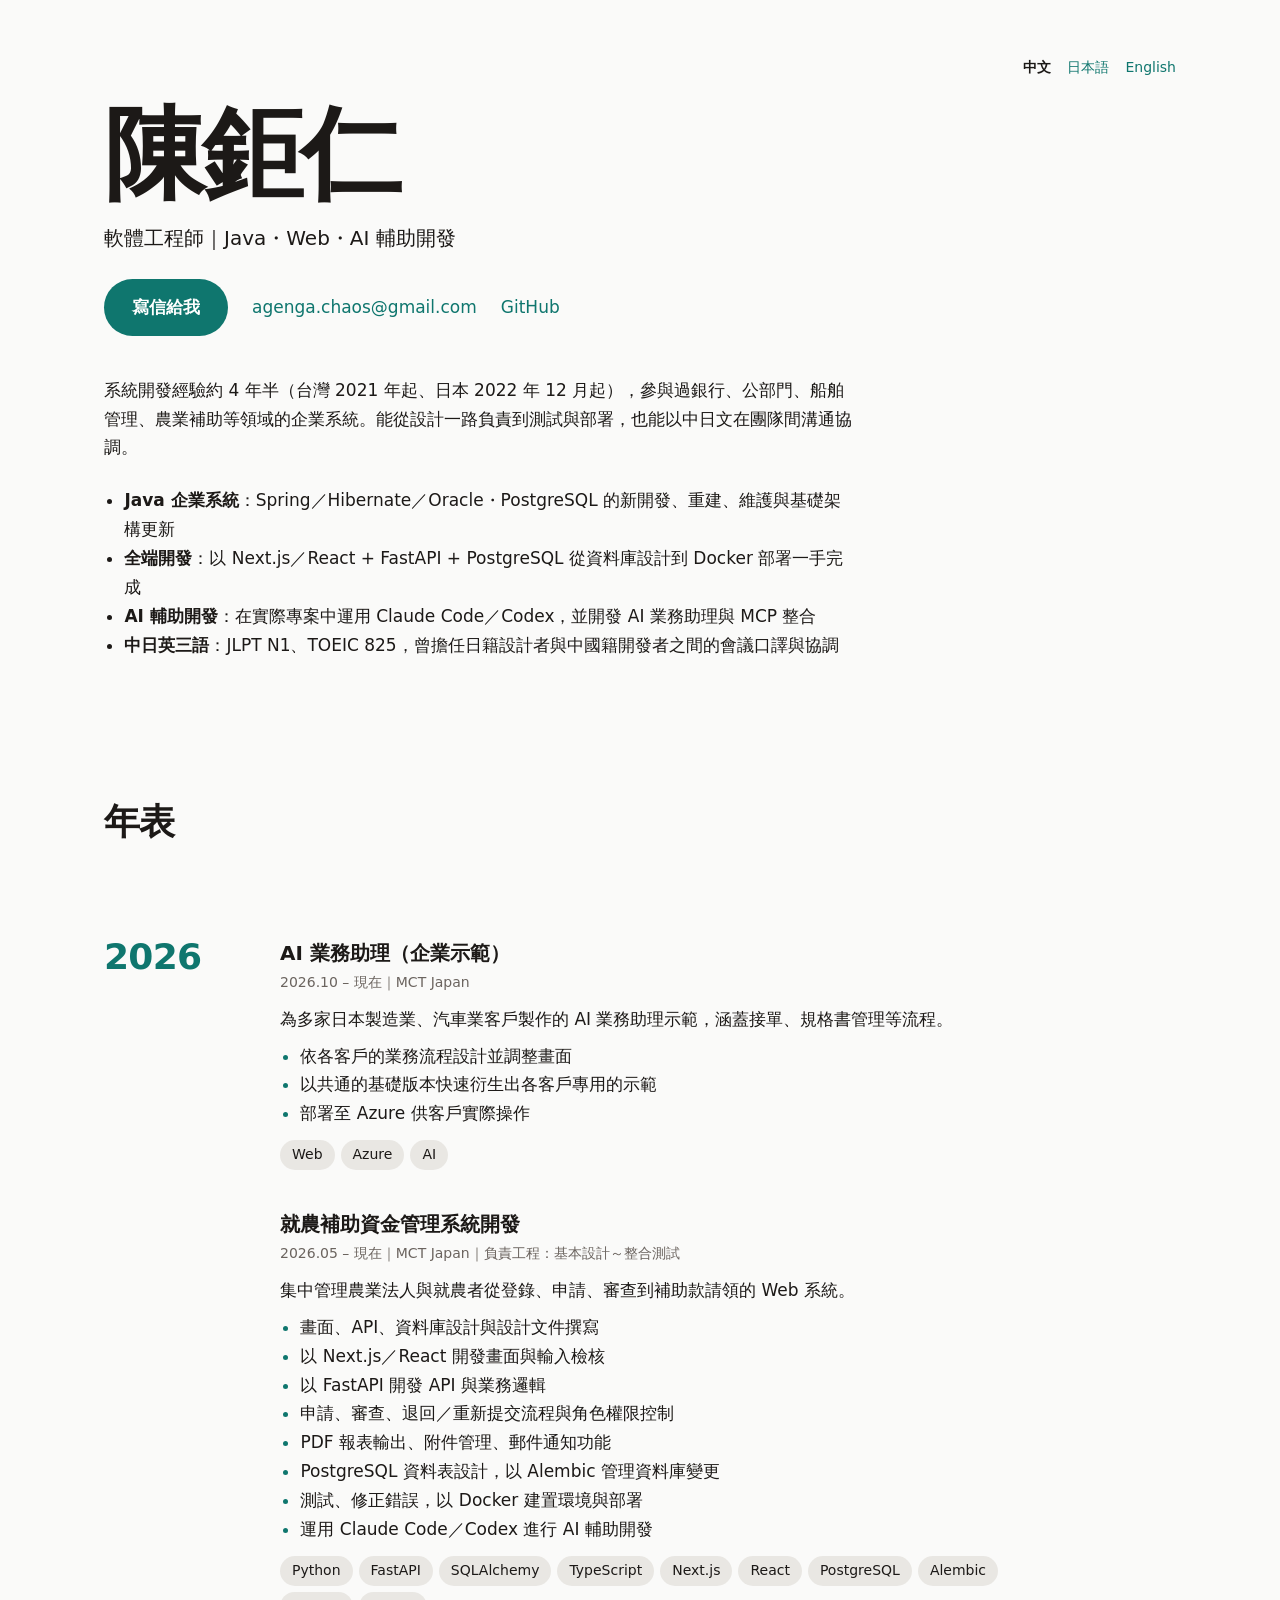
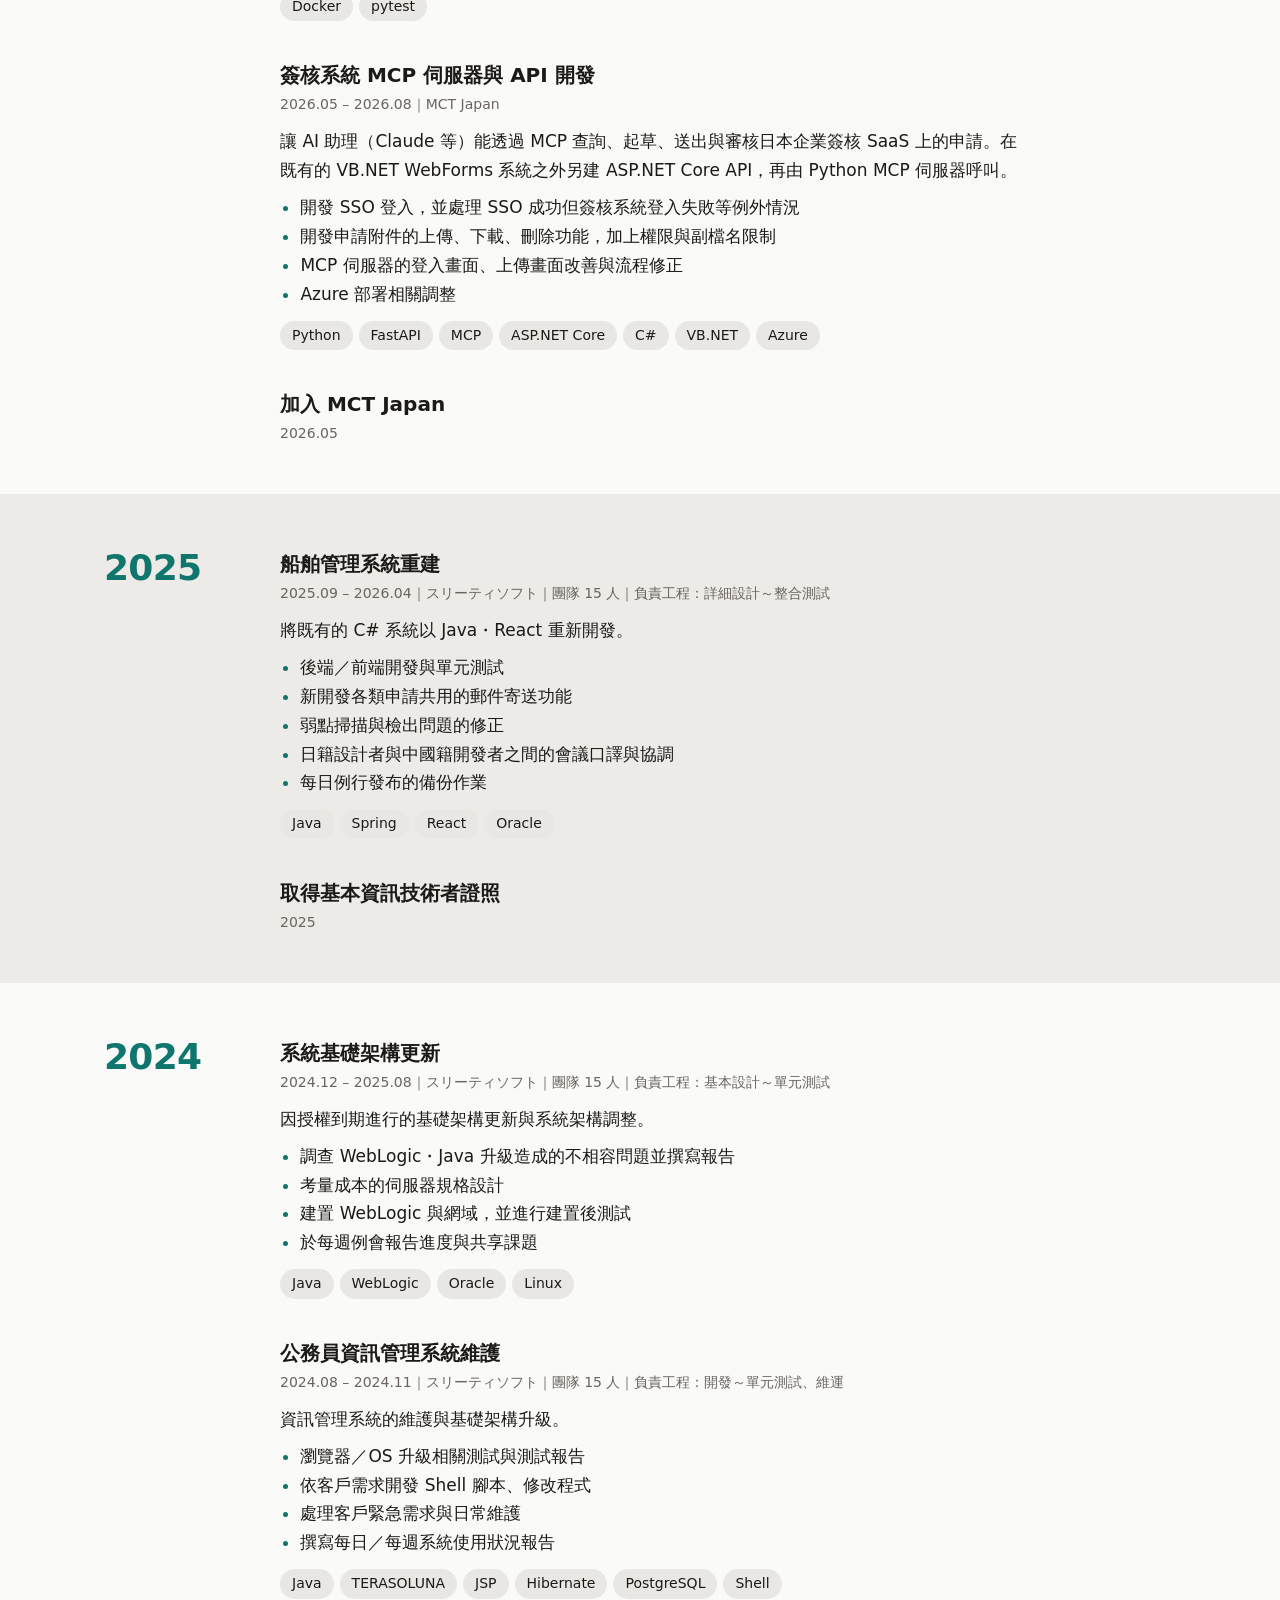
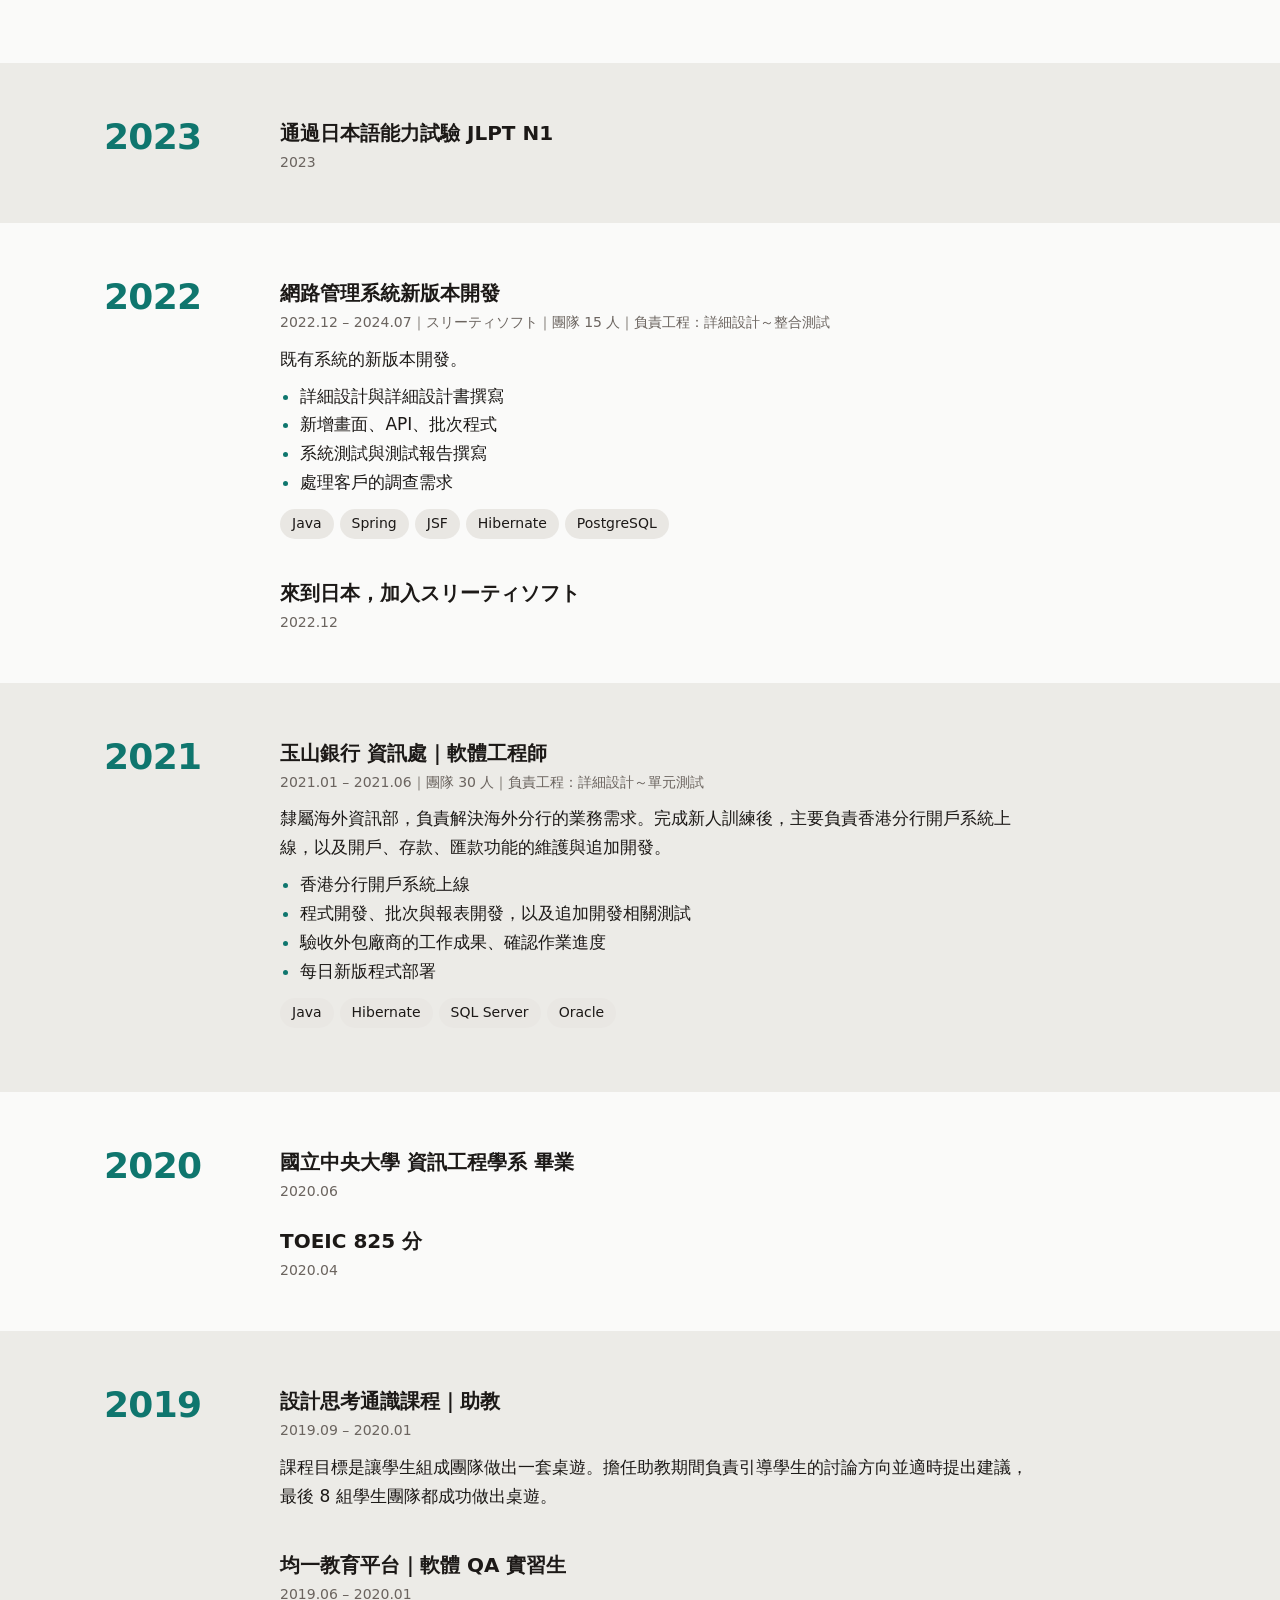
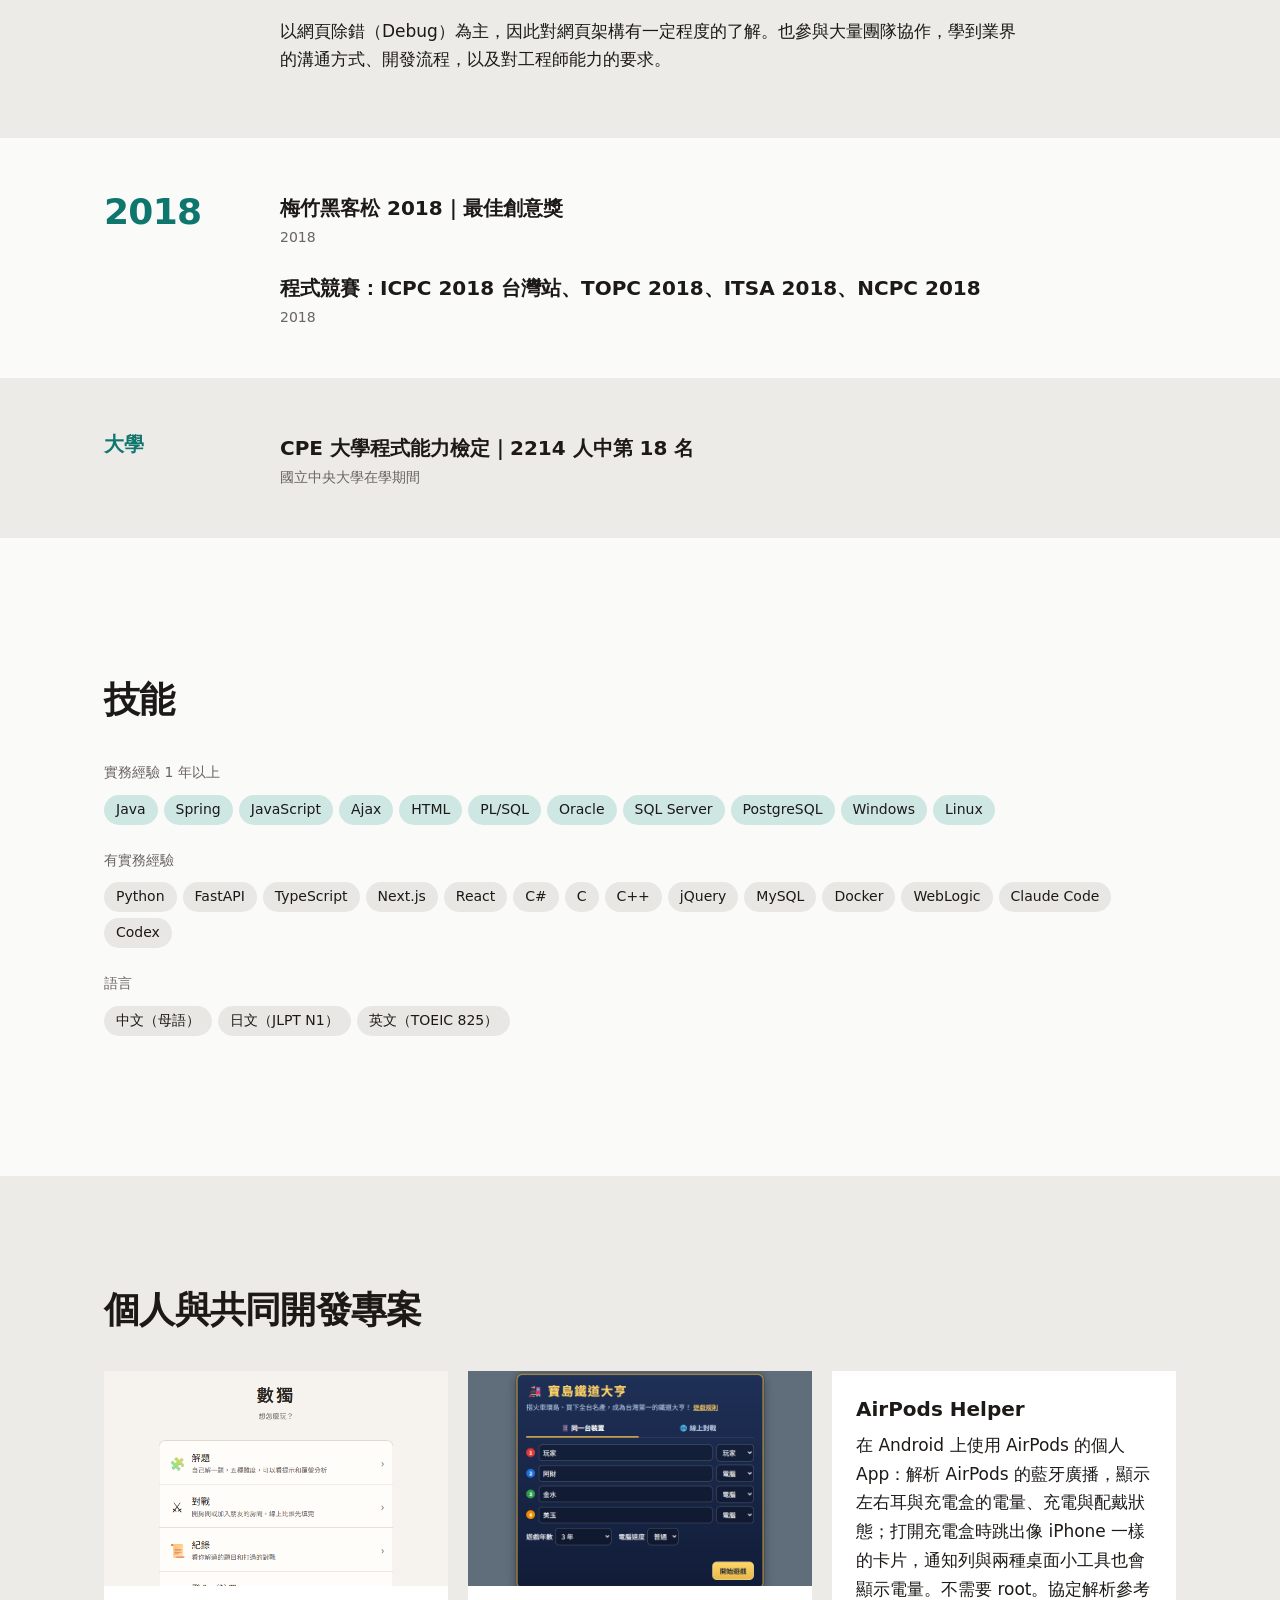
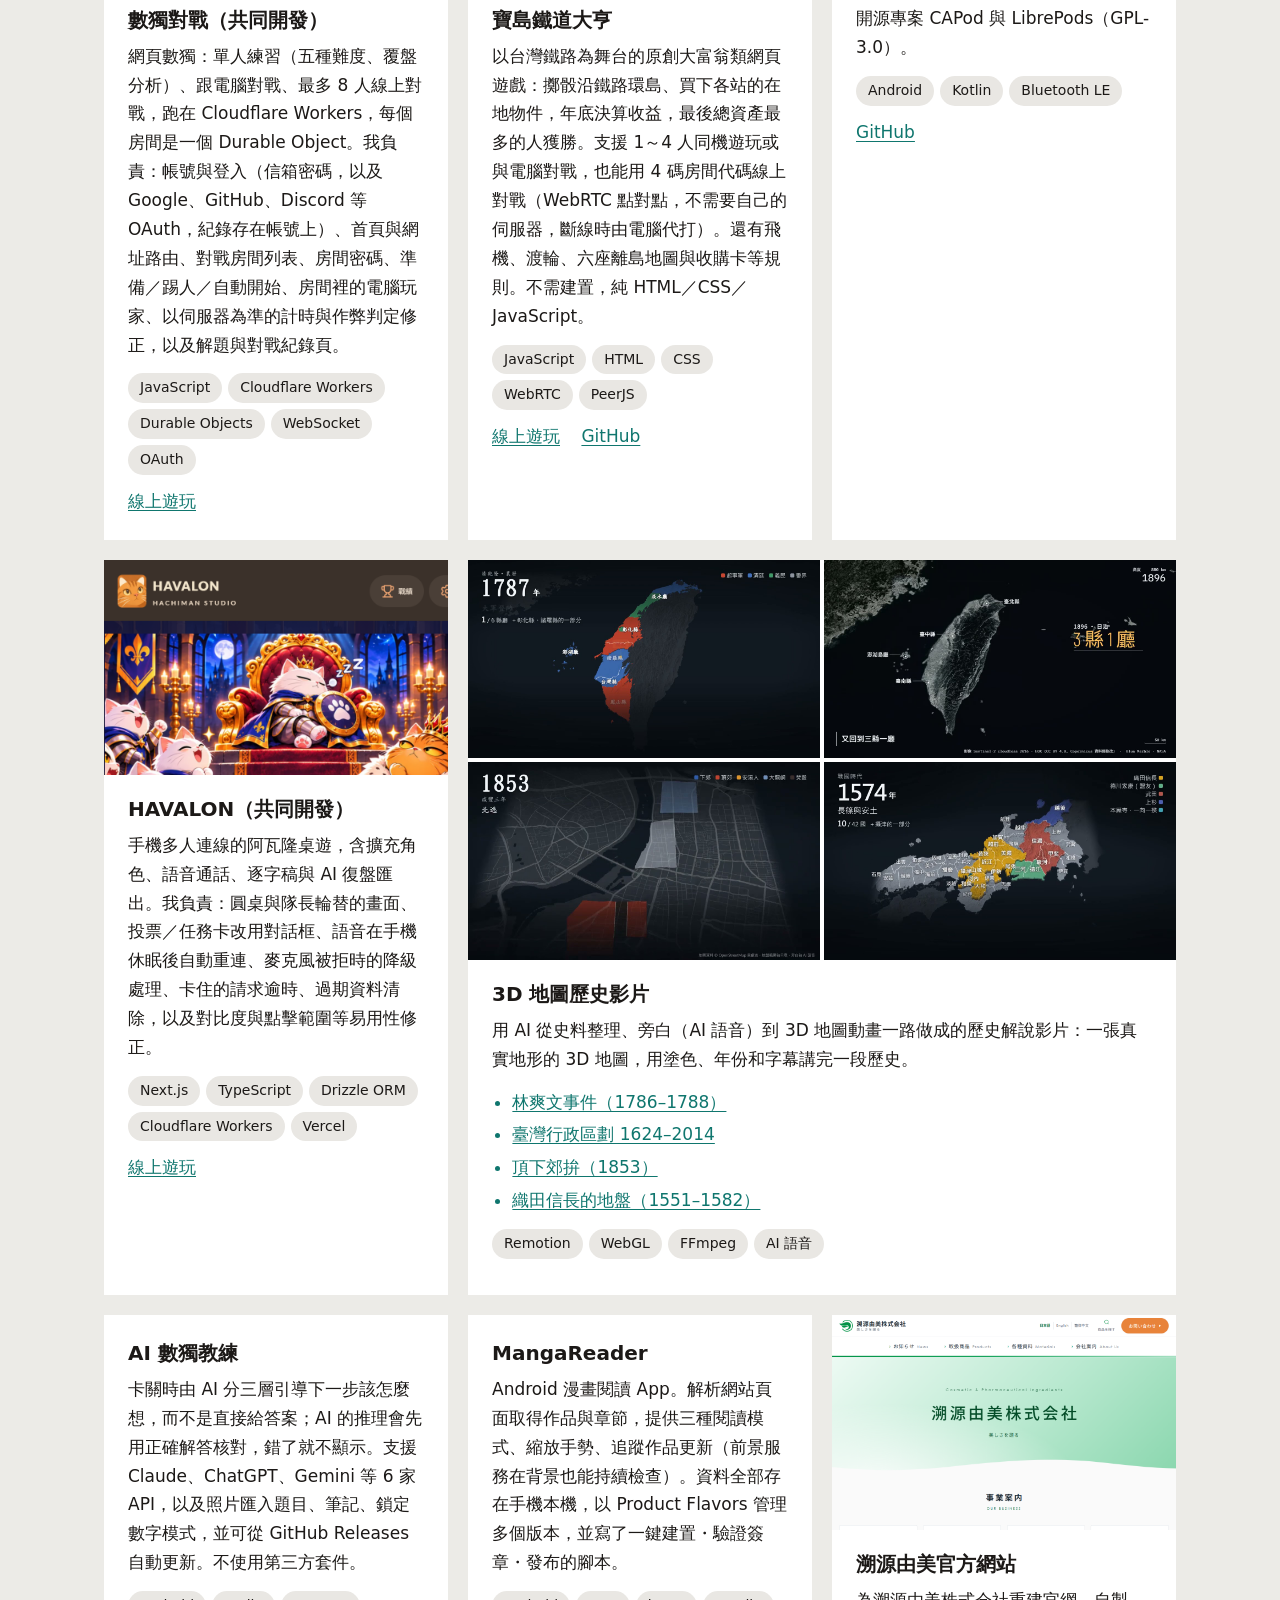
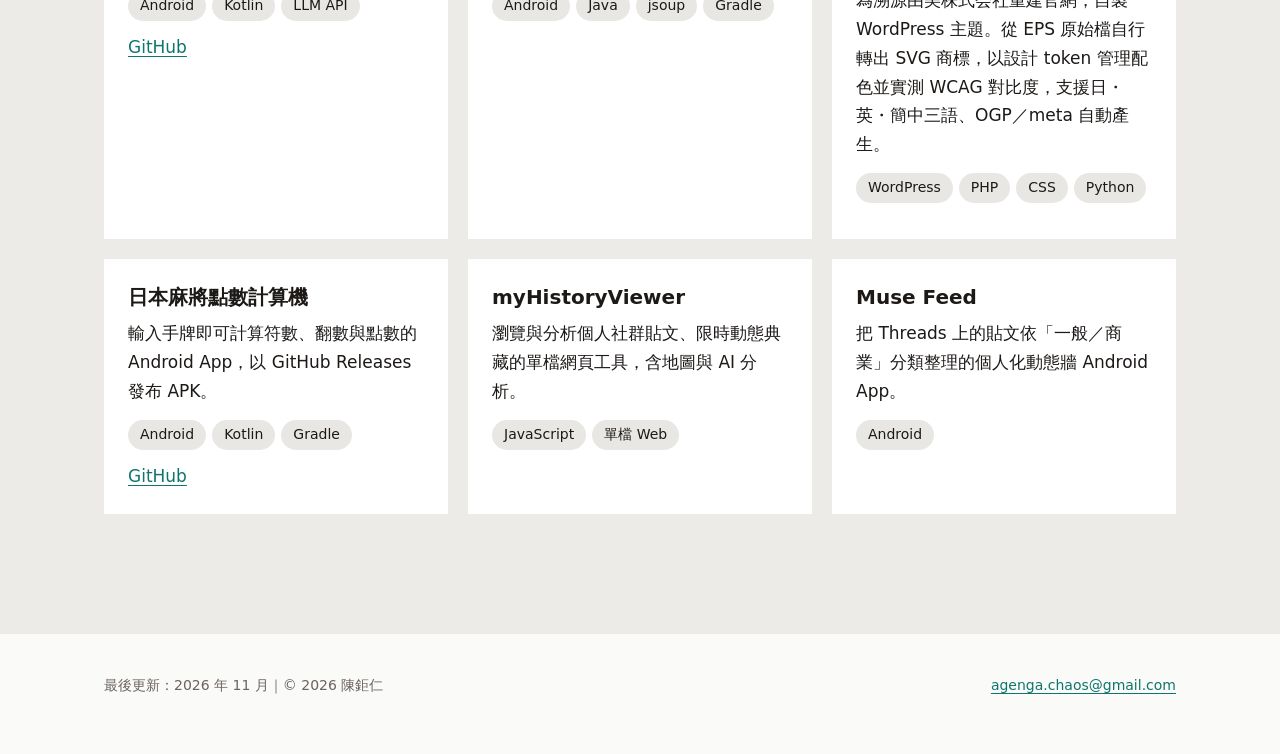
<file: index.html>
<!doctype html>
<html lang="zh-Hant">
<head>
<meta charset="utf-8">
<meta name="viewport" content="width=device-width, initial-scale=1">
<title>陳鉅仁｜軟體工程師 履歷</title>
<meta name="description" content="陳鉅仁｜在日本工作的台灣軟體工程師。Java 企業系統、Next.js／FastAPI 全端開發、MCP 與 AI 輔助開發。中文母語，日文 JLPT N1，英文 TOEIC 825。">
<link rel="stylesheet" href="style.css">
<link rel="alternate" hreflang="zh-Hant" href="https://agenga0320.github.io/">
<link rel="alternate" hreflang="ja" href="https://agenga0320.github.io/ja.html">
<link rel="alternate" hreflang="en" href="https://agenga0320.github.io/en.html">
<script>document.documentElement.classList.add("js")</script>
</head>
<body>
<main>
  <nav class="lang" aria-label="語言"><a href="index.html" aria-current="page" lang="zh-Hant">中文</a><a href="ja.html" lang="ja">日本語</a><a href="en.html" lang="en">English</a></nav>
  <h1>陳鉅仁</h1>
  <p class="role">軟體工程師｜Java・Web・AI 輔助開發</p>
  <p class="links">
    <a class="btn" href="mailto:agenga.chaos@gmail.com">寫信給我</a>
    <a href="mailto:agenga.chaos@gmail.com">agenga.chaos@gmail.com</a>
    <a href="https://github.com/agenga0320">GitHub</a>
  </p>
  <p>系統開發經驗約 4 年半（台灣 2021 年起、日本 2022 年 12 月起），參與過銀行、公部門、船舶管理、農業補助等領域的企業系統。能從設計一路負責到測試與部署，也能以中日文在團隊間溝通協調。</p>
  <ul class="highlights">
    <li><strong>Java 企業系統</strong>：Spring／Hibernate／Oracle・PostgreSQL 的新開發、重建、維護與基礎架構更新</li>
    <li><strong>全端開發</strong>：以 Next.js／React + FastAPI + PostgreSQL 從資料庫設計到 Docker 部署一手完成</li>
    <li><strong>AI 輔助開發</strong>：在實際專案中運用 Claude Code／Codex，並開發 AI 業務助理與 MCP 整合</li>
    <li><strong>中日英三語</strong>：JLPT N1、TOEIC 825，曾擔任日籍設計者與中國籍開發者之間的會議口譯與協調</li>
  </ul>

  <h2>年表</h2>
  <div class="timeline">

    <section class="year" aria-label="2026 年">
      <p class="yr">2026</p>
      <div>
        <article class="ev">
          <h3>AI 業務助理（企業示範）</h3>
          <p class="when">2026.10 – 現在｜MCT Japan</p>
          <p class="summary">為多家日本製造業、汽車業客戶製作的 AI 業務助理示範，涵蓋接單、規格書管理等流程。</p>
          <ul>
            <li>依各客戶的業務流程設計並調整畫面</li>
            <li>以共通的基礎版本快速衍生出各客戶專用的示範</li>
            <li>部署至 Azure 供客戶實際操作</li>
          </ul>
          <div class="tags"><span>Web</span><span>Azure</span><span>AI</span></div>
        </article>
        <article class="ev">
          <h3>就農補助資金管理系統開發</h3>
          <p class="when">2026.05 – 現在｜MCT Japan｜負責工程：基本設計～整合測試</p>
          <p class="summary">集中管理農業法人與就農者從登錄、申請、審查到補助款請領的 Web 系統。</p>
          <ul>
            <li>畫面、API、資料庫設計與設計文件撰寫</li>
            <li>以 Next.js／React 開發畫面與輸入檢核</li>
            <li>以 FastAPI 開發 API 與業務邏輯</li>
            <li>申請、審查、退回／重新提交流程與角色權限控制</li>
            <li>PDF 報表輸出、附件管理、郵件通知功能</li>
            <li>PostgreSQL 資料表設計，以 Alembic 管理資料庫變更</li>
            <li>測試、修正錯誤，以 Docker 建置環境與部署</li>
            <li>運用 Claude Code／Codex 進行 AI 輔助開發</li>
          </ul>
          <div class="tags"><span>Python</span><span>FastAPI</span><span>SQLAlchemy</span><span>TypeScript</span><span>Next.js</span><span>React</span><span>PostgreSQL</span><span>Alembic</span><span>Docker</span><span>pytest</span></div>
        </article>
        <article class="ev">
          <h3>簽核系統 MCP 伺服器與 API 開發</h3>
          <p class="when">2026.05 – 2026.08｜MCT Japan</p>
          <p class="summary">讓 AI 助理（Claude 等）能透過 MCP 查詢、起草、送出與審核日本企業簽核 SaaS 上的申請。在既有的 VB.NET WebForms 系統之外另建 ASP.NET Core API，再由 Python MCP 伺服器呼叫。</p>
          <ul>
            <li>開發 SSO 登入，並處理 SSO 成功但簽核系統登入失敗等例外情況</li>
            <li>開發申請附件的上傳、下載、刪除功能，加上權限與副檔名限制</li>
            <li>MCP 伺服器的登入畫面、上傳畫面改善與流程修正</li>
            <li>Azure 部署相關調整</li>
          </ul>
          <div class="tags"><span>Python</span><span>FastAPI</span><span>MCP</span><span>ASP.NET Core</span><span>C#</span><span>VB.NET</span><span>Azure</span></div>
        </article>
        <article class="ev ev-short">
          <h3>加入 MCT Japan</h3>
          <p class="when">2026.05</p>
        </article>
      </div>
    </section>

    <section class="year" aria-label="2025 年">
      <p class="yr">2025</p>
      <div>
        <article class="ev">
          <h3>船舶管理系統重建</h3>
          <p class="when">2025.09 – 2026.04｜スリーティソフト｜團隊 15 人｜負責工程：詳細設計～整合測試</p>
          <p class="summary">將既有的 C# 系統以 Java・React 重新開發。</p>
          <ul>
            <li>後端／前端開發與單元測試</li>
            <li>新開發各類申請共用的郵件寄送功能</li>
            <li>弱點掃描與檢出問題的修正</li>
            <li>日籍設計者與中國籍開發者之間的會議口譯與協調</li>
            <li>每日例行發布的備份作業</li>
          </ul>
          <div class="tags"><span>Java</span><span>Spring</span><span>React</span><span>Oracle</span></div>
        </article>
        <article class="ev ev-short">
          <h3>取得基本資訊技術者證照</h3>
          <p class="when">2025</p>
        </article>
      </div>
    </section>

    <section class="year" aria-label="2024 年">
      <p class="yr">2024</p>
      <div>
        <article class="ev">
          <h3>系統基礎架構更新</h3>
          <p class="when">2024.12 – 2025.08｜スリーティソフト｜團隊 15 人｜負責工程：基本設計～單元測試</p>
          <p class="summary">因授權到期進行的基礎架構更新與系統架構調整。</p>
          <ul>
            <li>調查 WebLogic・Java 升級造成的不相容問題並撰寫報告</li>
            <li>考量成本的伺服器規格設計</li>
            <li>建置 WebLogic 與網域，並進行建置後測試</li>
            <li>於每週例會報告進度與共享課題</li>
          </ul>
          <div class="tags"><span>Java</span><span>WebLogic</span><span>Oracle</span><span>Linux</span></div>
        </article>
        <article class="ev">
          <h3>公務員資訊管理系統維護</h3>
          <p class="when">2024.08 – 2024.11｜スリーティソフト｜團隊 15 人｜負責工程：開發～單元測試、維運</p>
          <p class="summary">資訊管理系統的維護與基礎架構升級。</p>
          <ul>
            <li>瀏覽器／OS 升級相關測試與測試報告</li>
            <li>依客戶需求開發 Shell 腳本、修改程式</li>
            <li>處理客戶緊急需求與日常維護</li>
            <li>撰寫每日／每週系統使用狀況報告</li>
          </ul>
          <div class="tags"><span>Java</span><span>TERASOLUNA</span><span>JSP</span><span>Hibernate</span><span>PostgreSQL</span><span>Shell</span></div>
        </article>
      </div>
    </section>

    <section class="year" aria-label="2023 年">
      <p class="yr">2023</p>
      <div>
        <article class="ev ev-short">
          <h3>通過日本語能力試驗 JLPT N1</h3>
          <p class="when">2023</p>
        </article>
      </div>
    </section>

    <section class="year" aria-label="2022 年">
      <p class="yr">2022</p>
      <div>
        <article class="ev">
          <h3>網路管理系統新版本開發</h3>
          <p class="when">2022.12 – 2024.07｜スリーティソフト｜團隊 15 人｜負責工程：詳細設計～整合測試</p>
          <p class="summary">既有系統的新版本開發。</p>
          <ul>
            <li>詳細設計與詳細設計書撰寫</li>
            <li>新增畫面、API、批次程式</li>
            <li>系統測試與測試報告撰寫</li>
            <li>處理客戶的調查需求</li>
          </ul>
          <div class="tags"><span>Java</span><span>Spring</span><span>JSF</span><span>Hibernate</span><span>PostgreSQL</span></div>
        </article>
        <article class="ev ev-short">
          <h3>來到日本，加入スリーティソフト</h3>
          <p class="when">2022.12</p>
        </article>
      </div>
    </section>

    <section class="year" aria-label="2021 年">
      <p class="yr">2021</p>
      <div>
        <article class="ev">
          <h3>玉山銀行 資訊處｜軟體工程師</h3>
          <p class="when">2021.01 – 2021.06｜團隊 30 人｜負責工程：詳細設計～單元測試</p>
          <p class="summary">隸屬海外資訊部，負責解決海外分行的業務需求。完成新人訓練後，主要負責香港分行開戶系統上線，以及開戶、存款、匯款功能的維護與追加開發。</p>
          <ul>
            <li>香港分行開戶系統上線</li>
            <li>程式開發、批次與報表開發，以及追加開發相關測試</li>
            <li>驗收外包廠商的工作成果、確認作業進度</li>
            <li>每日新版程式部署</li>
          </ul>
          <div class="tags"><span>Java</span><span>Hibernate</span><span>SQL Server</span><span>Oracle</span></div>
        </article>
      </div>
    </section>

    <section class="year" aria-label="2020 年">
      <p class="yr">2020</p>
      <div>
        <article class="ev ev-short">
          <h3>國立中央大學 資訊工程學系 畢業</h3>
          <p class="when">2020.06</p>
        </article>
        <article class="ev ev-short">
          <h3>TOEIC 825 分</h3>
          <p class="when">2020.04</p>
        </article>
      </div>
    </section>

    <section class="year" aria-label="2019 年">
      <p class="yr">2019</p>
      <div>
        <article class="ev">
          <h3>設計思考通識課程｜助教</h3>
          <p class="when">2019.09 – 2020.01</p>
          <p class="summary">課程目標是讓學生組成團隊做出一套桌遊。擔任助教期間負責引導學生的討論方向並適時提出建議，最後 8 組學生團隊都成功做出桌遊。</p>
        </article>
        <article class="ev">
          <h3>均一教育平台｜軟體 QA 實習生</h3>
          <p class="when">2019.06 – 2020.01</p>
          <p class="summary">以網頁除錯（Debug）為主，因此對網頁架構有一定程度的了解。也參與大量團隊協作，學到業界的溝通方式、開發流程，以及對工程師能力的要求。</p>
        </article>
      </div>
    </section>

    <section class="year" aria-label="2018 年">
      <p class="yr">2018</p>
      <div>
        <article class="ev ev-short">
          <h3>梅竹黑客松 2018｜最佳創意獎</h3>
          <p class="when">2018</p>
        </article>
        <article class="ev ev-short">
          <h3>程式競賽：ICPC 2018 台灣站、TOPC 2018、ITSA 2018、NCPC 2018</h3>
          <p class="when">2018</p>
        </article>
      </div>
    </section>

    <section class="year" aria-label="大學期間">
      <p class="yr yr-text">大學</p>
      <div>
        <article class="ev ev-short">
          <h3>CPE 大學程式能力檢定｜2214 人中第 18 名</h3>
          <p class="when">國立中央大學在學期間</p>
        </article>
      </div>
    </section>

  </div>

  <h2>技能</h2>
  <h4>實務經驗 1 年以上</h4>
  <div class="tags strong">
    <span>Java</span><span>Spring</span><span>JavaScript</span><span>Ajax</span><span>HTML</span><span>PL/SQL</span>
    <span>Oracle</span><span>SQL Server</span><span>PostgreSQL</span><span>Windows</span><span>Linux</span>
  </div>
  <h4>有實務經驗</h4>
  <div class="tags">
    <span>Python</span><span>FastAPI</span><span>TypeScript</span><span>Next.js</span><span>React</span><span>C#</span><span>C</span><span>C++</span>
    <span>jQuery</span><span>MySQL</span><span>Docker</span><span>WebLogic</span><span>Claude Code</span><span>Codex</span>
  </div>
  <h4>語言</h4>
  <div class="tags"><span>中文（母語）</span><span>日文（JLPT N1）</span><span>英文（TOEIC 825）</span></div>

  <div class="field">
  <h2>個人與共同開發專案</h2>
  <div class="grid">
    <div class="card">
      <img src="img/sudoku-battle.png" alt="數獨對戰的首頁" width="640" height="400" loading="lazy">
      <h3>數獨對戰（共同開發）</h3>
      <p>網頁數獨：單人練習（五種難度、覆盤分析）、跟電腦對戰、最多 8 人線上對戰，跑在 Cloudflare Workers，每個房間是一個 Durable Object。我負責：帳號與登入（信箱密碼，以及 Google、GitHub、Discord 等 OAuth，紀錄存在帳號上）、首頁與網址路由、對戰房間列表、房間密碼、準備／踢人／自動開始、房間裡的電腦玩家、以伺服器為準的計時與作弊判定修正，以及解題與對戰紀錄頁。</p>
      <div class="tags"><span>JavaScript</span><span>Cloudflare Workers</span><span>Durable Objects</span><span>WebSocket</span><span>OAuth</span></div>
      <a href="https://sudoku-online.sudokubattle.workers.dev">線上遊玩</a>
    </div>
    <div class="card">
      <img src="img/formosa-rail.png" alt="寶島鐵道大亨的開始畫面" width="780" height="488" loading="lazy">
      <h3>寶島鐵道大亨</h3>
      <p>以台灣鐵路為舞台的原創大富翁類網頁遊戲：擲骰沿鐵路環島、買下各站的在地物件，年底決算收益，最後總資產最多的人獲勝。支援 1～4 人同機遊玩或與電腦對戰，也能用 4 碼房間代碼線上對戰（WebRTC 點對點，不需要自己的伺服器，斷線時由電腦代打）。還有飛機、渡輪、六座離島地圖與收購卡等規則。不需建置，純 HTML／CSS／JavaScript。</p>
      <div class="tags"><span>JavaScript</span><span>HTML</span><span>CSS</span><span>WebRTC</span><span>PeerJS</span></div>
      <a href="https://agenga0320.github.io/formosa-rail-tycoon/">線上遊玩</a> <a href="https://github.com/agenga0320/formosa-rail-tycoon">GitHub</a>
    </div>
    <div class="card">
      <h3>AirPods Helper</h3>
      <p>在 Android 上使用 AirPods 的個人 App：解析 AirPods 的藍牙廣播，顯示左右耳與充電盒的電量、充電與配戴狀態；打開充電盒時跳出像 iPhone 一樣的卡片，通知列與兩種桌面小工具也會顯示電量。不需要 root。協定解析參考開源專案 CAPod 與 LibrePods（GPL-3.0）。</p>
      <div class="tags"><span>Android</span><span>Kotlin</span><span>Bluetooth LE</span></div>
      <a href="https://github.com/agenga0320/airpods-helper">GitHub</a>
    </div>
    <div class="card">
      <img src="img/havalon.png" alt="HAVALON 的首頁畫面" width="860" height="1800" loading="lazy">
      <h3>HAVALON（共同開發）</h3>
      <p>手機多人連線的阿瓦隆桌遊，含擴充角色、語音通話、逐字稿與 AI 復盤匯出。我負責：圓桌與隊長輪替的畫面、投票／任務卡改用對話框、語音在手機休眠後自動重連、麥克風被拒時的降級處理、卡住的請求逾時、過期資料清除，以及對比度與點擊範圍等易用性修正。</p>
      <div class="tags"><span>Next.js</span><span>TypeScript</span><span>Drizzle ORM</span><span>Cloudflare Workers</span><span>Vercel</span></div>
      <a href="https://havalon.vercel.app">線上遊玩</a>
    </div>
    <div class="card">
      <div class="vthumbs"><a href="https://youtu.be/aVP-GUTAkx0"><img src="img/yt-aVP-GUTAkx0.jpg" alt="影片畫面：林爽文事件" width="1280" height="720" loading="lazy"></a><a href="https://youtu.be/8XVI5YLLsjY"><img src="img/yt-8XVI5YLLsjY.jpg" alt="影片畫面：臺灣行政區劃" width="1280" height="720" loading="lazy"></a><a href="https://youtu.be/-15Jf3z2MhA"><img src="img/yt--15Jf3z2MhA.jpg" alt="影片畫面：頂下郊拚" width="1280" height="720" loading="lazy"></a><a href="https://youtu.be/E8kAZ9fkPco"><img src="img/yt-E8kAZ9fkPco.jpg" alt="影片畫面：織田信長的地盤" width="1280" height="720" loading="lazy"></a></div>
      <h3>3D 地圖歷史影片</h3>
      <p>用 AI 從史料整理、旁白（AI 語音）到 3D 地圖動畫一路做成的歷史解說影片：一張真實地形的 3D 地圖，用塗色、年份和字幕講完一段歷史。</p>
      <ul>
        <li><a href="https://youtu.be/aVP-GUTAkx0">林爽文事件（1786–1788）</a></li>
        <li><a href="https://youtu.be/8XVI5YLLsjY">臺灣行政區劃 1624–2014</a></li>
        <li><a href="https://youtu.be/-15Jf3z2MhA">頂下郊拚（1853）</a></li>
        <li><a href="https://youtu.be/E8kAZ9fkPco">織田信長的地盤（1551–1582）</a></li>
      </ul>
      <div class="tags"><span>Remotion</span><span>WebGL</span><span>FFmpeg</span><span>AI 語音</span></div>
    </div>
    <div class="card">
      <h3>AI 數獨教練</h3>
      <p>卡關時由 AI 分三層引導下一步該怎麼想，而不是直接給答案；AI 的推理會先用正確解答核對，錯了就不顯示。支援 Claude、ChatGPT、Gemini 等 6 家 API，以及照片匯入題目、筆記、鎖定數字模式，並可從 GitHub Releases 自動更新。不使用第三方套件。</p>
      <div class="tags"><span>Android</span><span>Kotlin</span><span>LLM API</span></div>
      <a href="https://github.com/agenga0320/sudoku">GitHub</a>
    </div>
    <div class="card">
      <h3>MangaReader</h3>
      <p>Android 漫畫閱讀 App。解析網站頁面取得作品與章節，提供三種閱讀模式、縮放手勢、追蹤作品更新（前景服務在背景也能持續檢查）。資料全部存在手機本機，以 Product Flavors 管理多個版本，並寫了一鍵建置・驗證簽章・發布的腳本。</p>
      <div class="tags"><span>Android</span><span>Java</span><span>jsoup</span><span>Gradle</span></div>
    </div>
    <div class="card">
      <img src="img/origin-yumi.png" alt="溯源由美官方網站的首頁預覽" width="1120" height="700" loading="lazy">
      <h3>溯源由美官方網站</h3>
      <p>為溯源由美株式会社重建官網，自製 WordPress 主題。從 EPS 原始檔自行轉出 SVG 商標，以設計 token 管理配色並實測 WCAG 對比度，支援日・英・簡中三語、OGP／meta 自動產生。</p>
      <div class="tags"><span>WordPress</span><span>PHP</span><span>CSS</span><span>Python</span></div>
    </div>
    <div class="card">
      <h3>日本麻將點數計算機</h3>
      <p>輸入手牌即可計算符數、翻數與點數的 Android App，以 GitHub Releases 發布 APK。</p>
      <div class="tags"><span>Android</span><span>Kotlin</span><span>Gradle</span></div>
      <a href="https://github.com/agenga0320/JapaneseMajongPointCalculator">GitHub</a>
    </div>
    <div class="card">
      <h3>myHistoryViewer</h3>
      <p>瀏覽與分析個人社群貼文、限時動態典藏的單檔網頁工具，含地圖與 AI 分析。</p>
      <div class="tags"><span>JavaScript</span><span>單檔 Web</span></div>
    </div>
    <div class="card">
      <h3>Muse Feed</h3>
      <p>把 Threads 上的貼文依「一般／商業」分類整理的個人化動態牆 Android App。</p>
      <div class="tags"><span>Android</span></div>
    </div>
  </div>

  </div>

  <footer><span>最後更新：2026 年 11 月｜© 2026 陳鉅仁</span><a href="mailto:agenga.chaos@gmail.com">agenga.chaos@gmail.com</a></footer>
</main>
<script src="script.js" defer></script>
</body>
</html>
</file>
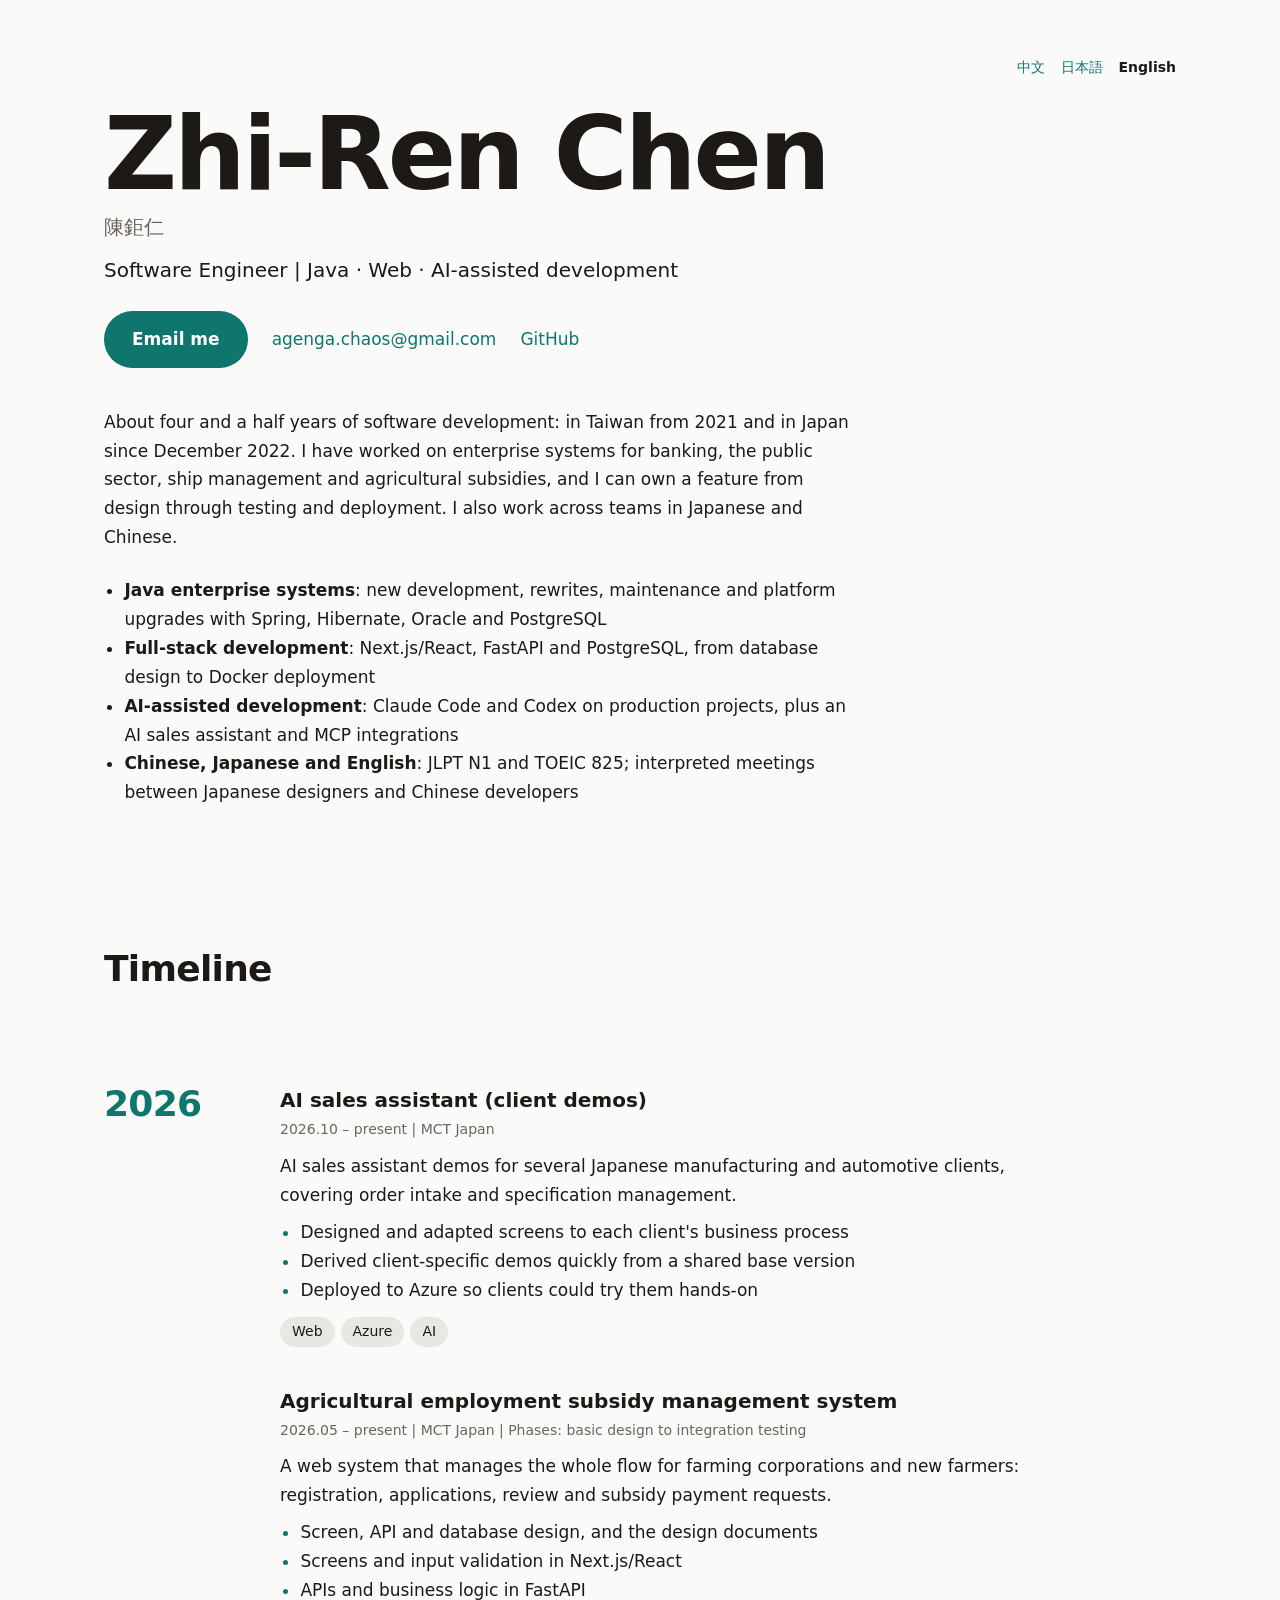
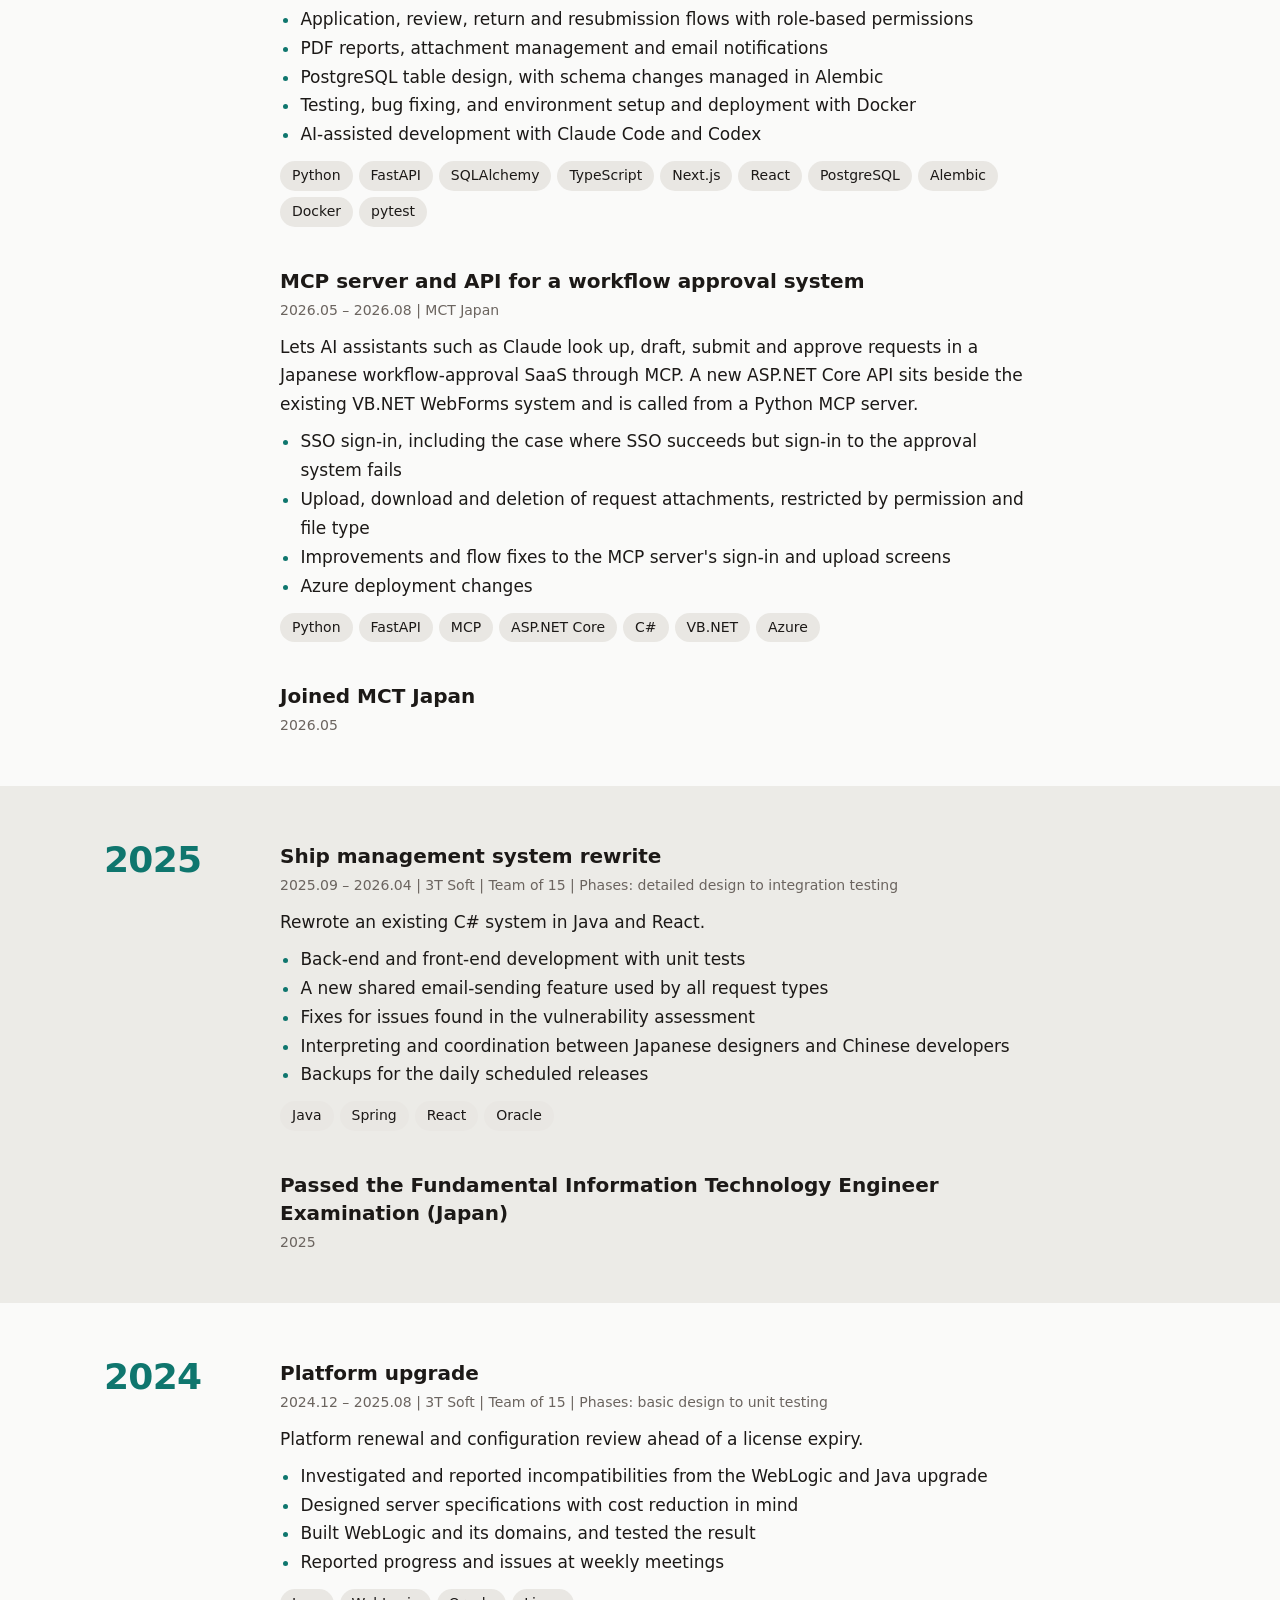
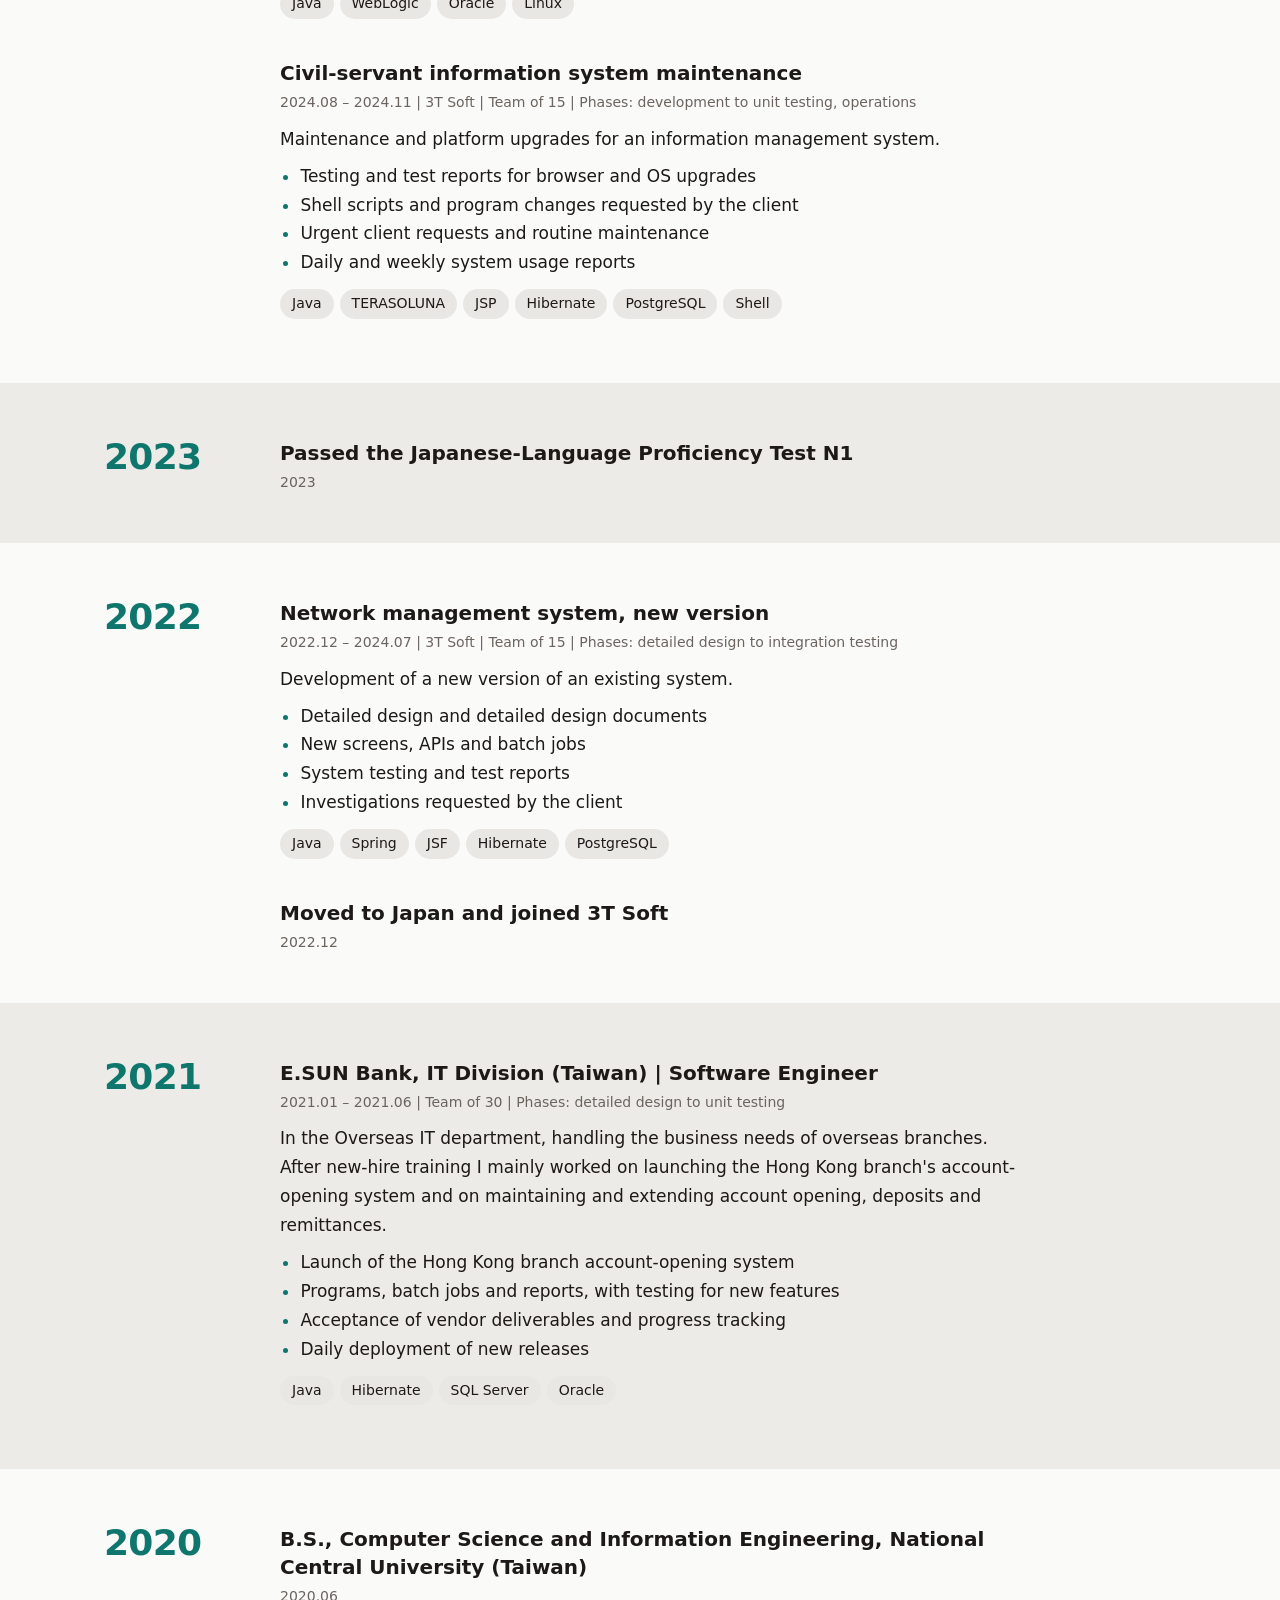
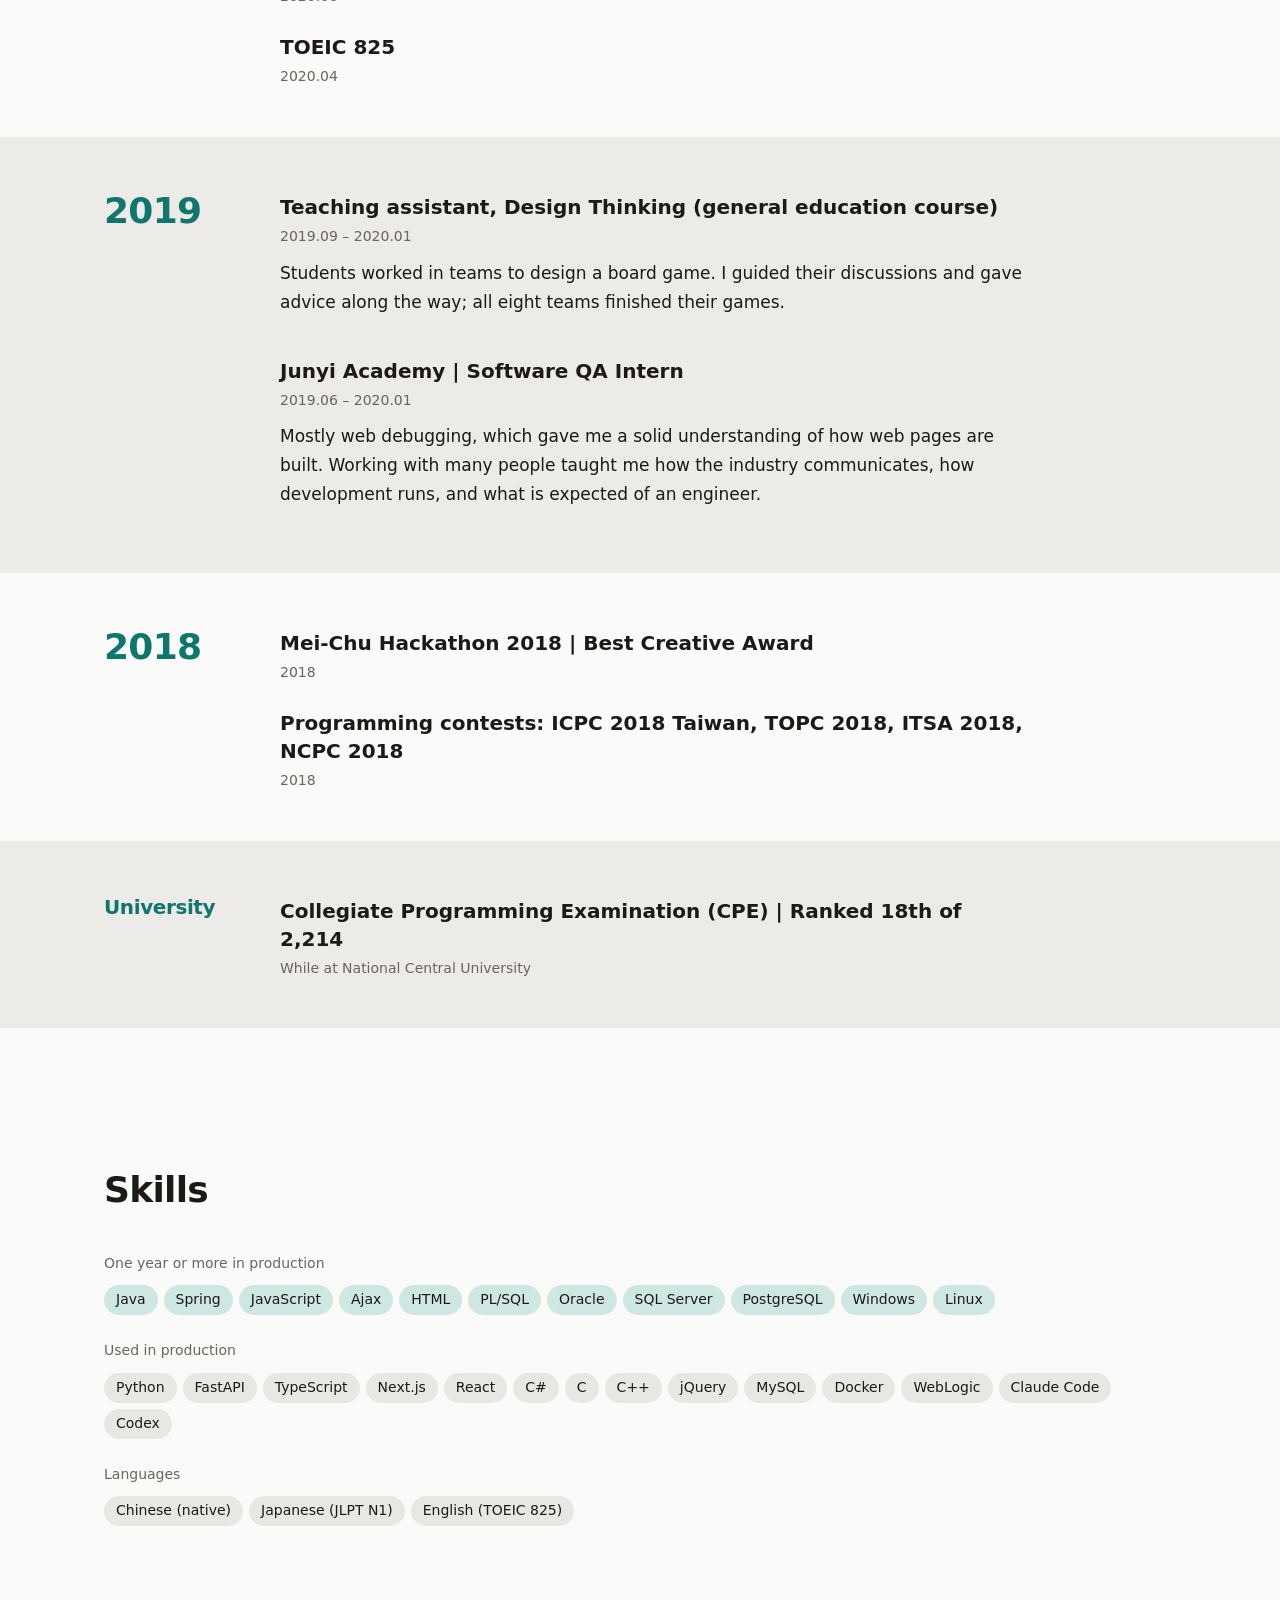
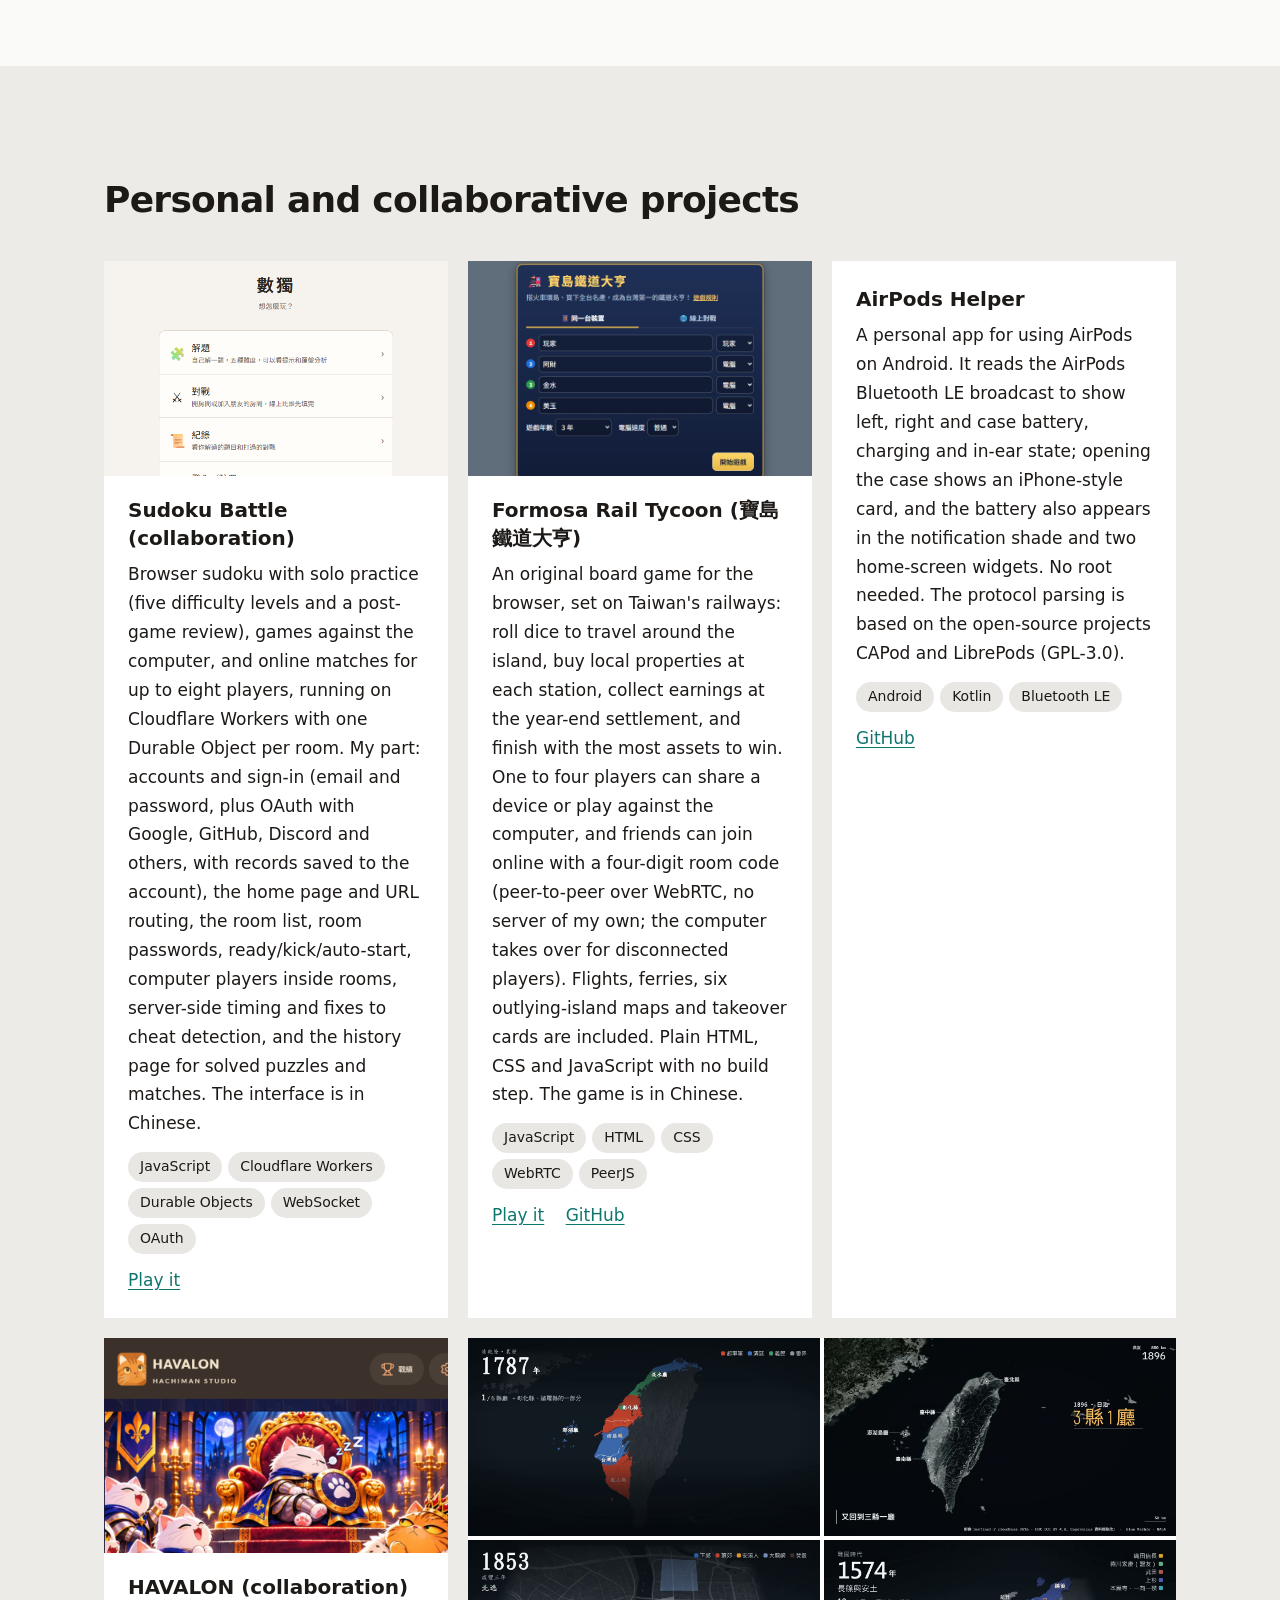
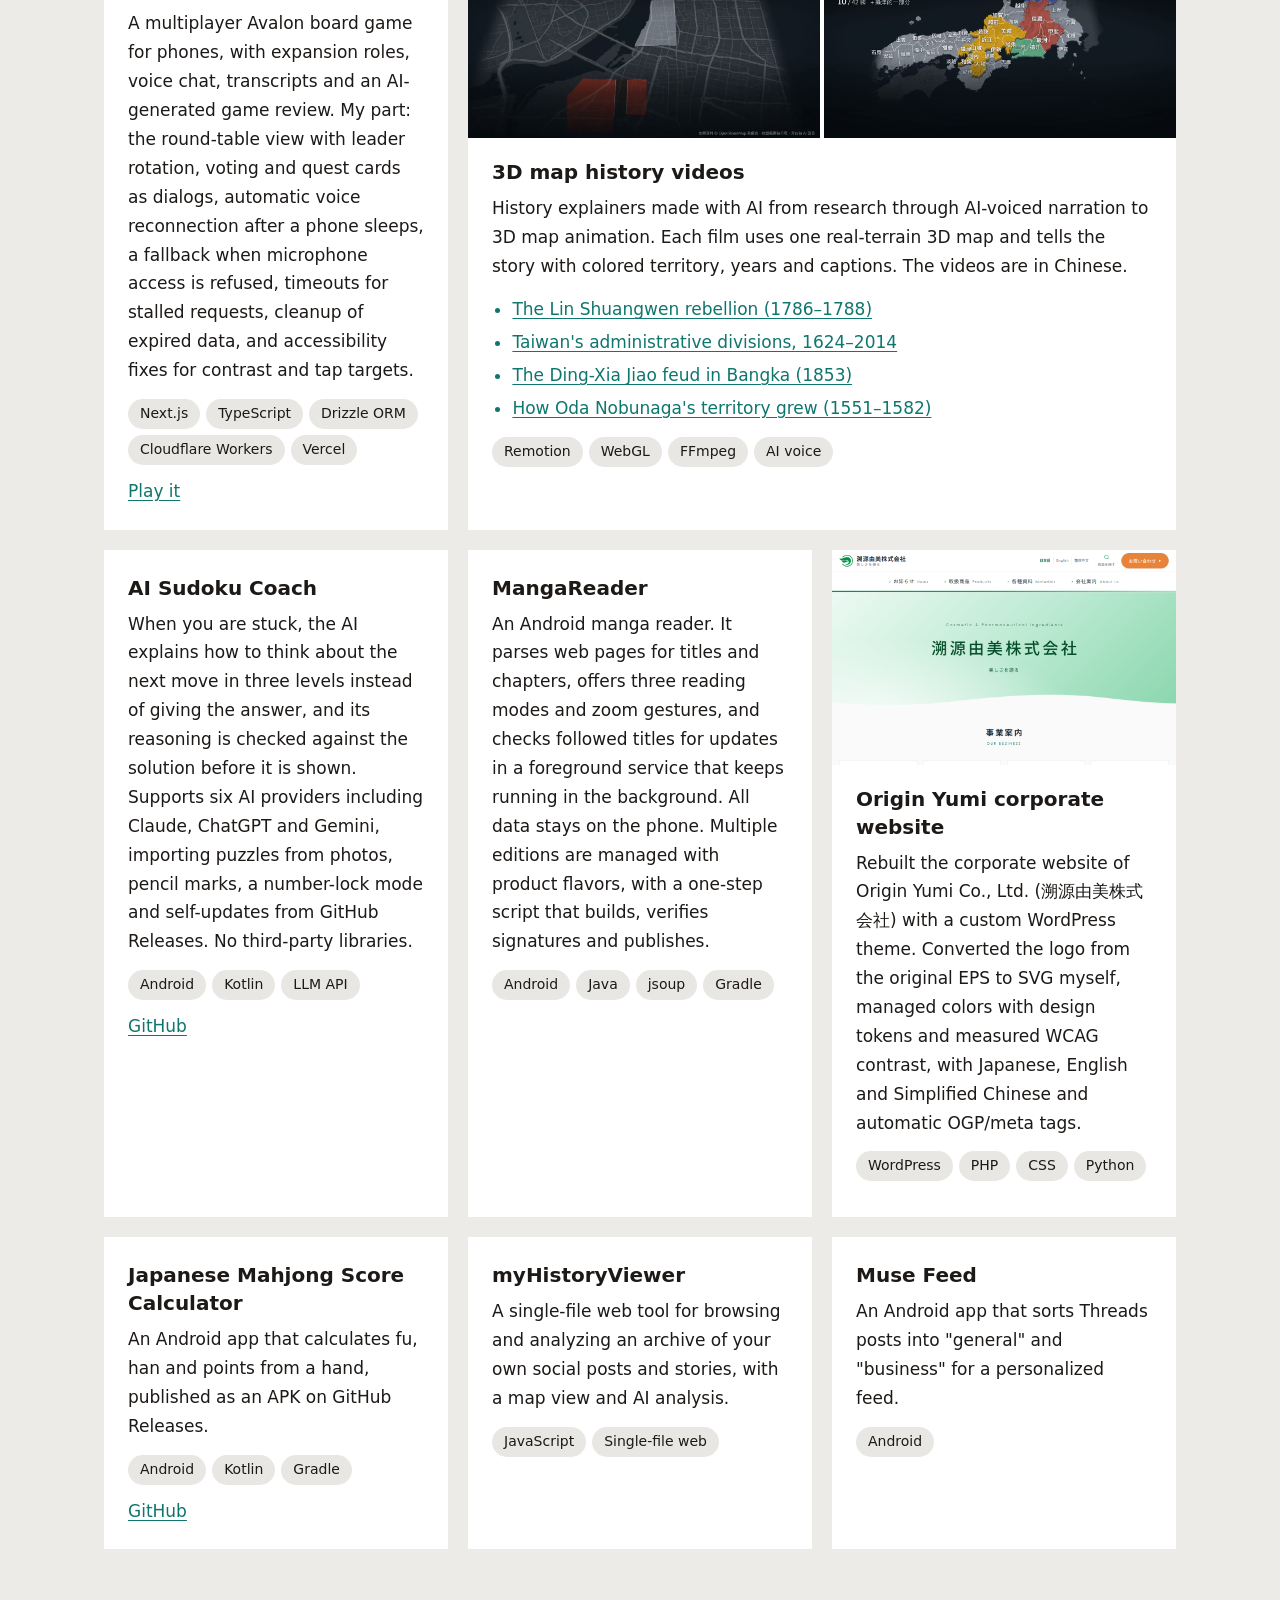
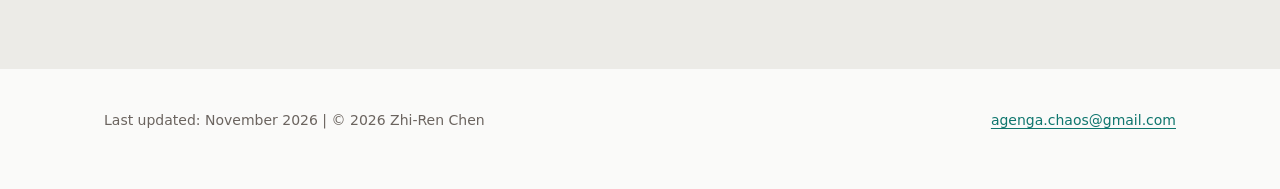
<file: en.html>
<!doctype html>
<html lang="en">
<head>
<meta charset="utf-8">
<meta name="viewport" content="width=device-width, initial-scale=1">
<title>Zhi-Ren Chen | Software Engineer Résumé</title>
<meta name="description" content="Zhi-Ren Chen (陳鉅仁), a Taiwanese software engineer working in Japan. Java enterprise systems, full-stack development with Next.js and FastAPI, MCP and AI-assisted development. Native Chinese, Japanese JLPT N1, English TOEIC 825.">
<link rel="stylesheet" href="style.css">
<link rel="alternate" hreflang="zh-Hant" href="https://agenga0320.github.io/">
<link rel="alternate" hreflang="ja" href="https://agenga0320.github.io/ja.html">
<link rel="alternate" hreflang="en" href="https://agenga0320.github.io/en.html">
<script>document.documentElement.classList.add("js")</script>
</head>
<body>
<main>
  <nav class="lang" aria-label="Language"><a href="index.html" lang="zh-Hant">中文</a><a href="ja.html" lang="ja">日本語</a><a href="en.html" aria-current="page" lang="en">English</a></nav>
  <h1>Zhi-Ren Chen<small>陳鉅仁</small></h1>
  <p class="role">Software Engineer | Java · Web · AI-assisted development</p>
  <p class="links">
    <a class="btn" href="mailto:agenga.chaos@gmail.com">Email me</a>
    <a href="mailto:agenga.chaos@gmail.com">agenga.chaos@gmail.com</a>
    <a href="https://github.com/agenga0320">GitHub</a>
  </p>
  <p>About four and a half years of software development: in Taiwan from 2021 and in Japan since December 2022. I have worked on enterprise systems for banking, the public sector, ship management and agricultural subsidies, and I can own a feature from design through testing and deployment. I also work across teams in Japanese and Chinese.</p>
  <ul class="highlights">
    <li><strong>Java enterprise systems</strong>: new development, rewrites, maintenance and platform upgrades with Spring, Hibernate, Oracle and PostgreSQL</li>
    <li><strong>Full-stack development</strong>: Next.js/React, FastAPI and PostgreSQL, from database design to Docker deployment</li>
    <li><strong>AI-assisted development</strong>: Claude Code and Codex on production projects, plus an AI sales assistant and MCP integrations</li>
    <li><strong>Chinese, Japanese and English</strong>: JLPT N1 and TOEIC 825; interpreted meetings between Japanese designers and Chinese developers</li>
  </ul>

  <h2>Timeline</h2>
  <div class="timeline">

    <section class="year" aria-label="2026">
      <p class="yr">2026</p>
      <div>
        <article class="ev">
          <h3>AI sales assistant (client demos)</h3>
          <p class="when">2026.10 – present | MCT Japan</p>
          <p class="summary">AI sales assistant demos for several Japanese manufacturing and automotive clients, covering order intake and specification management.</p>
          <ul>
            <li>Designed and adapted screens to each client's business process</li>
            <li>Derived client-specific demos quickly from a shared base version</li>
            <li>Deployed to Azure so clients could try them hands-on</li>
          </ul>
          <div class="tags"><span>Web</span><span>Azure</span><span>AI</span></div>
        </article>
        <article class="ev">
          <h3>Agricultural employment subsidy management system</h3>
          <p class="when">2026.05 – present | MCT Japan | Phases: basic design to integration testing</p>
          <p class="summary">A web system that manages the whole flow for farming corporations and new farmers: registration, applications, review and subsidy payment requests.</p>
          <ul>
            <li>Screen, API and database design, and the design documents</li>
            <li>Screens and input validation in Next.js/React</li>
            <li>APIs and business logic in FastAPI</li>
            <li>Application, review, return and resubmission flows with role-based permissions</li>
            <li>PDF reports, attachment management and email notifications</li>
            <li>PostgreSQL table design, with schema changes managed in Alembic</li>
            <li>Testing, bug fixing, and environment setup and deployment with Docker</li>
            <li>AI-assisted development with Claude Code and Codex</li>
          </ul>
          <div class="tags"><span>Python</span><span>FastAPI</span><span>SQLAlchemy</span><span>TypeScript</span><span>Next.js</span><span>React</span><span>PostgreSQL</span><span>Alembic</span><span>Docker</span><span>pytest</span></div>
        </article>
        <article class="ev">
          <h3>MCP server and API for a workflow approval system</h3>
          <p class="when">2026.05 – 2026.08 | MCT Japan</p>
          <p class="summary">Lets AI assistants such as Claude look up, draft, submit and approve requests in a Japanese workflow-approval SaaS through MCP. A new ASP.NET Core API sits beside the existing VB.NET WebForms system and is called from a Python MCP server.</p>
          <ul>
            <li>SSO sign-in, including the case where SSO succeeds but sign-in to the approval system fails</li>
            <li>Upload, download and deletion of request attachments, restricted by permission and file type</li>
            <li>Improvements and flow fixes to the MCP server's sign-in and upload screens</li>
            <li>Azure deployment changes</li>
          </ul>
          <div class="tags"><span>Python</span><span>FastAPI</span><span>MCP</span><span>ASP.NET Core</span><span>C#</span><span>VB.NET</span><span>Azure</span></div>
        </article>
        <article class="ev ev-short">
          <h3>Joined MCT Japan</h3>
          <p class="when">2026.05</p>
        </article>
      </div>
    </section>

    <section class="year" aria-label="2025">
      <p class="yr">2025</p>
      <div>
        <article class="ev">
          <h3>Ship management system rewrite</h3>
          <p class="when">2025.09 – 2026.04 | 3T Soft | Team of 15 | Phases: detailed design to integration testing</p>
          <p class="summary">Rewrote an existing C# system in Java and React.</p>
          <ul>
            <li>Back-end and front-end development with unit tests</li>
            <li>A new shared email-sending feature used by all request types</li>
            <li>Fixes for issues found in the vulnerability assessment</li>
            <li>Interpreting and coordination between Japanese designers and Chinese developers</li>
            <li>Backups for the daily scheduled releases</li>
          </ul>
          <div class="tags"><span>Java</span><span>Spring</span><span>React</span><span>Oracle</span></div>
        </article>
        <article class="ev ev-short">
          <h3>Passed the Fundamental Information Technology Engineer Examination (Japan)</h3>
          <p class="when">2025</p>
        </article>
      </div>
    </section>

    <section class="year" aria-label="2024">
      <p class="yr">2024</p>
      <div>
        <article class="ev">
          <h3>Platform upgrade</h3>
          <p class="when">2024.12 – 2025.08 | 3T Soft | Team of 15 | Phases: basic design to unit testing</p>
          <p class="summary">Platform renewal and configuration review ahead of a license expiry.</p>
          <ul>
            <li>Investigated and reported incompatibilities from the WebLogic and Java upgrade</li>
            <li>Designed server specifications with cost reduction in mind</li>
            <li>Built WebLogic and its domains, and tested the result</li>
            <li>Reported progress and issues at weekly meetings</li>
          </ul>
          <div class="tags"><span>Java</span><span>WebLogic</span><span>Oracle</span><span>Linux</span></div>
        </article>
        <article class="ev">
          <h3>Civil-servant information system maintenance</h3>
          <p class="when">2024.08 – 2024.11 | 3T Soft | Team of 15 | Phases: development to unit testing, operations</p>
          <p class="summary">Maintenance and platform upgrades for an information management system.</p>
          <ul>
            <li>Testing and test reports for browser and OS upgrades</li>
            <li>Shell scripts and program changes requested by the client</li>
            <li>Urgent client requests and routine maintenance</li>
            <li>Daily and weekly system usage reports</li>
          </ul>
          <div class="tags"><span>Java</span><span>TERASOLUNA</span><span>JSP</span><span>Hibernate</span><span>PostgreSQL</span><span>Shell</span></div>
        </article>
      </div>
    </section>

    <section class="year" aria-label="2023">
      <p class="yr">2023</p>
      <div>
        <article class="ev ev-short">
          <h3>Passed the Japanese-Language Proficiency Test N1</h3>
          <p class="when">2023</p>
        </article>
      </div>
    </section>

    <section class="year" aria-label="2022">
      <p class="yr">2022</p>
      <div>
        <article class="ev">
          <h3>Network management system, new version</h3>
          <p class="when">2022.12 – 2024.07 | 3T Soft | Team of 15 | Phases: detailed design to integration testing</p>
          <p class="summary">Development of a new version of an existing system.</p>
          <ul>
            <li>Detailed design and detailed design documents</li>
            <li>New screens, APIs and batch jobs</li>
            <li>System testing and test reports</li>
            <li>Investigations requested by the client</li>
          </ul>
          <div class="tags"><span>Java</span><span>Spring</span><span>JSF</span><span>Hibernate</span><span>PostgreSQL</span></div>
        </article>
        <article class="ev ev-short">
          <h3>Moved to Japan and joined 3T Soft</h3>
          <p class="when">2022.12</p>
        </article>
      </div>
    </section>

    <section class="year" aria-label="2021">
      <p class="yr">2021</p>
      <div>
        <article class="ev">
          <h3>E.SUN Bank, IT Division (Taiwan) | Software Engineer</h3>
          <p class="when">2021.01 – 2021.06 | Team of 30 | Phases: detailed design to unit testing</p>
          <p class="summary">In the Overseas IT department, handling the business needs of overseas branches. After new-hire training I mainly worked on launching the Hong Kong branch's account-opening system and on maintaining and extending account opening, deposits and remittances.</p>
          <ul>
            <li>Launch of the Hong Kong branch account-opening system</li>
            <li>Programs, batch jobs and reports, with testing for new features</li>
            <li>Acceptance of vendor deliverables and progress tracking</li>
            <li>Daily deployment of new releases</li>
          </ul>
          <div class="tags"><span>Java</span><span>Hibernate</span><span>SQL Server</span><span>Oracle</span></div>
        </article>
      </div>
    </section>

    <section class="year" aria-label="2020">
      <p class="yr">2020</p>
      <div>
        <article class="ev ev-short">
          <h3>B.S., Computer Science and Information Engineering, National Central University (Taiwan)</h3>
          <p class="when">2020.06</p>
        </article>
        <article class="ev ev-short">
          <h3>TOEIC 825</h3>
          <p class="when">2020.04</p>
        </article>
      </div>
    </section>

    <section class="year" aria-label="2019">
      <p class="yr">2019</p>
      <div>
        <article class="ev">
          <h3>Teaching assistant, Design Thinking (general education course)</h3>
          <p class="when">2019.09 – 2020.01</p>
          <p class="summary">Students worked in teams to design a board game. I guided their discussions and gave advice along the way; all eight teams finished their games.</p>
        </article>
        <article class="ev">
          <h3>Junyi Academy | Software QA Intern</h3>
          <p class="when">2019.06 – 2020.01</p>
          <p class="summary">Mostly web debugging, which gave me a solid understanding of how web pages are built. Working with many people taught me how the industry communicates, how development runs, and what is expected of an engineer.</p>
        </article>
      </div>
    </section>

    <section class="year" aria-label="2018">
      <p class="yr">2018</p>
      <div>
        <article class="ev ev-short">
          <h3>Mei-Chu Hackathon 2018 | Best Creative Award</h3>
          <p class="when">2018</p>
        </article>
        <article class="ev ev-short">
          <h3>Programming contests: ICPC 2018 Taiwan, TOPC 2018, ITSA 2018, NCPC 2018</h3>
          <p class="when">2018</p>
        </article>
      </div>
    </section>

    <section class="year" aria-label="University">
      <p class="yr yr-text">University</p>
      <div>
        <article class="ev ev-short">
          <h3>Collegiate Programming Examination (CPE) | Ranked 18th of 2,214</h3>
          <p class="when">While at National Central University</p>
        </article>
      </div>
    </section>

  </div>

  <h2>Skills</h2>
  <h4>One year or more in production</h4>
  <div class="tags strong">
    <span>Java</span><span>Spring</span><span>JavaScript</span><span>Ajax</span><span>HTML</span><span>PL/SQL</span>
    <span>Oracle</span><span>SQL Server</span><span>PostgreSQL</span><span>Windows</span><span>Linux</span>
  </div>
  <h4>Used in production</h4>
  <div class="tags">
    <span>Python</span><span>FastAPI</span><span>TypeScript</span><span>Next.js</span><span>React</span><span>C#</span><span>C</span><span>C++</span>
    <span>jQuery</span><span>MySQL</span><span>Docker</span><span>WebLogic</span><span>Claude Code</span><span>Codex</span>
  </div>
  <h4>Languages</h4>
  <div class="tags"><span>Chinese (native)</span><span>Japanese (JLPT N1)</span><span>English (TOEIC 825)</span></div>

  <div class="field">
  <h2>Personal and collaborative projects</h2>
  <div class="grid">
    <div class="card">
      <img src="img/sudoku-battle.png" alt="The Sudoku Battle home screen" width="640" height="400" loading="lazy">
      <h3>Sudoku Battle (collaboration)</h3>
      <p>Browser sudoku with solo practice (five difficulty levels and a post-game review), games against the computer, and online matches for up to eight players, running on Cloudflare Workers with one Durable Object per room. My part: accounts and sign-in (email and password, plus OAuth with Google, GitHub, Discord and others, with records saved to the account), the home page and URL routing, the room list, room passwords, ready/kick/auto-start, computer players inside rooms, server-side timing and fixes to cheat detection, and the history page for solved puzzles and matches. The interface is in Chinese.</p>
      <div class="tags"><span>JavaScript</span><span>Cloudflare Workers</span><span>Durable Objects</span><span>WebSocket</span><span>OAuth</span></div>
      <a href="https://sudoku-online.sudokubattle.workers.dev">Play it</a>
    </div>
    <div class="card">
      <img src="img/formosa-rail.png" alt="The start screen of Formosa Rail Tycoon" width="780" height="488" loading="lazy">
      <h3>Formosa Rail Tycoon (寶島鐵道大亨)</h3>
      <p>An original board game for the browser, set on Taiwan's railways: roll dice to travel around the island, buy local properties at each station, collect earnings at the year-end settlement, and finish with the most assets to win. One to four players can share a device or play against the computer, and friends can join online with a four-digit room code (peer-to-peer over WebRTC, no server of my own; the computer takes over for disconnected players). Flights, ferries, six outlying-island maps and takeover cards are included. Plain HTML, CSS and JavaScript with no build step. The game is in Chinese.</p>
      <div class="tags"><span>JavaScript</span><span>HTML</span><span>CSS</span><span>WebRTC</span><span>PeerJS</span></div>
      <a href="https://agenga0320.github.io/formosa-rail-tycoon/">Play it</a> <a href="https://github.com/agenga0320/formosa-rail-tycoon">GitHub</a>
    </div>
    <div class="card">
      <h3>AirPods Helper</h3>
      <p>A personal app for using AirPods on Android. It reads the AirPods Bluetooth LE broadcast to show left, right and case battery, charging and in-ear state; opening the case shows an iPhone-style card, and the battery also appears in the notification shade and two home-screen widgets. No root needed. The protocol parsing is based on the open-source projects CAPod and LibrePods (GPL-3.0).</p>
      <div class="tags"><span>Android</span><span>Kotlin</span><span>Bluetooth LE</span></div>
      <a href="https://github.com/agenga0320/airpods-helper">GitHub</a>
    </div>
    <div class="card">
      <img src="img/havalon.png" alt="The HAVALON start screen" width="860" height="1800" loading="lazy">
      <h3>HAVALON (collaboration)</h3>
      <p>A multiplayer Avalon board game for phones, with expansion roles, voice chat, transcripts and an AI-generated game review. My part: the round-table view with leader rotation, voting and quest cards as dialogs, automatic voice reconnection after a phone sleeps, a fallback when microphone access is refused, timeouts for stalled requests, cleanup of expired data, and accessibility fixes for contrast and tap targets.</p>
      <div class="tags"><span>Next.js</span><span>TypeScript</span><span>Drizzle ORM</span><span>Cloudflare Workers</span><span>Vercel</span></div>
      <a href="https://havalon.vercel.app">Play it</a>
    </div>
    <div class="card">
      <div class="vthumbs"><a href="https://youtu.be/aVP-GUTAkx0"><img src="img/yt-aVP-GUTAkx0.jpg" alt="Video still: the Lin Shuangwen rebellion" width="1280" height="720" loading="lazy"></a><a href="https://youtu.be/8XVI5YLLsjY"><img src="img/yt-8XVI5YLLsjY.jpg" alt="Video still: Taiwan's administrative divisions" width="1280" height="720" loading="lazy"></a><a href="https://youtu.be/-15Jf3z2MhA"><img src="img/yt--15Jf3z2MhA.jpg" alt="Video still: the Ding-Xia Jiao feud" width="1280" height="720" loading="lazy"></a><a href="https://youtu.be/E8kAZ9fkPco"><img src="img/yt-E8kAZ9fkPco.jpg" alt="Video still: Oda Nobunaga's territory" width="1280" height="720" loading="lazy"></a></div>
      <h3>3D map history videos</h3>
      <p>History explainers made with AI from research through AI-voiced narration to 3D map animation. Each film uses one real-terrain 3D map and tells the story with colored territory, years and captions. The videos are in Chinese.</p>
      <ul>
        <li><a href="https://youtu.be/aVP-GUTAkx0">The Lin Shuangwen rebellion (1786–1788)</a></li>
        <li><a href="https://youtu.be/8XVI5YLLsjY">Taiwan's administrative divisions, 1624–2014</a></li>
        <li><a href="https://youtu.be/-15Jf3z2MhA">The Ding-Xia Jiao feud in Bangka (1853)</a></li>
        <li><a href="https://youtu.be/E8kAZ9fkPco">How Oda Nobunaga's territory grew (1551–1582)</a></li>
      </ul>
      <div class="tags"><span>Remotion</span><span>WebGL</span><span>FFmpeg</span><span>AI voice</span></div>
    </div>
    <div class="card">
      <h3>AI Sudoku Coach</h3>
      <p>When you are stuck, the AI explains how to think about the next move in three levels instead of giving the answer, and its reasoning is checked against the solution before it is shown. Supports six AI providers including Claude, ChatGPT and Gemini, importing puzzles from photos, pencil marks, a number-lock mode and self-updates from GitHub Releases. No third-party libraries.</p>
      <div class="tags"><span>Android</span><span>Kotlin</span><span>LLM API</span></div>
      <a href="https://github.com/agenga0320/sudoku">GitHub</a>
    </div>
    <div class="card">
      <h3>MangaReader</h3>
      <p>An Android manga reader. It parses web pages for titles and chapters, offers three reading modes and zoom gestures, and checks followed titles for updates in a foreground service that keeps running in the background. All data stays on the phone. Multiple editions are managed with product flavors, with a one-step script that builds, verifies signatures and publishes.</p>
      <div class="tags"><span>Android</span><span>Java</span><span>jsoup</span><span>Gradle</span></div>
    </div>
    <div class="card">
      <img src="img/origin-yumi.png" alt="Preview of the Origin Yumi website home page" width="1120" height="700" loading="lazy">
      <h3>Origin Yumi corporate website</h3>
      <p>Rebuilt the corporate website of Origin Yumi Co., Ltd. (溯源由美株式会社) with a custom WordPress theme. Converted the logo from the original EPS to SVG myself, managed colors with design tokens and measured WCAG contrast, with Japanese, English and Simplified Chinese and automatic OGP/meta tags.</p>
      <div class="tags"><span>WordPress</span><span>PHP</span><span>CSS</span><span>Python</span></div>
    </div>
    <div class="card">
      <h3>Japanese Mahjong Score Calculator</h3>
      <p>An Android app that calculates fu, han and points from a hand, published as an APK on GitHub Releases.</p>
      <div class="tags"><span>Android</span><span>Kotlin</span><span>Gradle</span></div>
      <a href="https://github.com/agenga0320/JapaneseMajongPointCalculator">GitHub</a>
    </div>
    <div class="card">
      <h3>myHistoryViewer</h3>
      <p>A single-file web tool for browsing and analyzing an archive of your own social posts and stories, with a map view and AI analysis.</p>
      <div class="tags"><span>JavaScript</span><span>Single-file web</span></div>
    </div>
    <div class="card">
      <h3>Muse Feed</h3>
      <p>An Android app that sorts Threads posts into "general" and "business" for a personalized feed.</p>
      <div class="tags"><span>Android</span></div>
    </div>
  </div>

  </div>

  <footer><span>Last updated: November 2026 | © 2026 Zhi-Ren Chen</span><a href="mailto:agenga.chaos@gmail.com">agenga.chaos@gmail.com</a></footer>
</main>
<script src="script.js" defer></script>
</body>
</html>
</file>
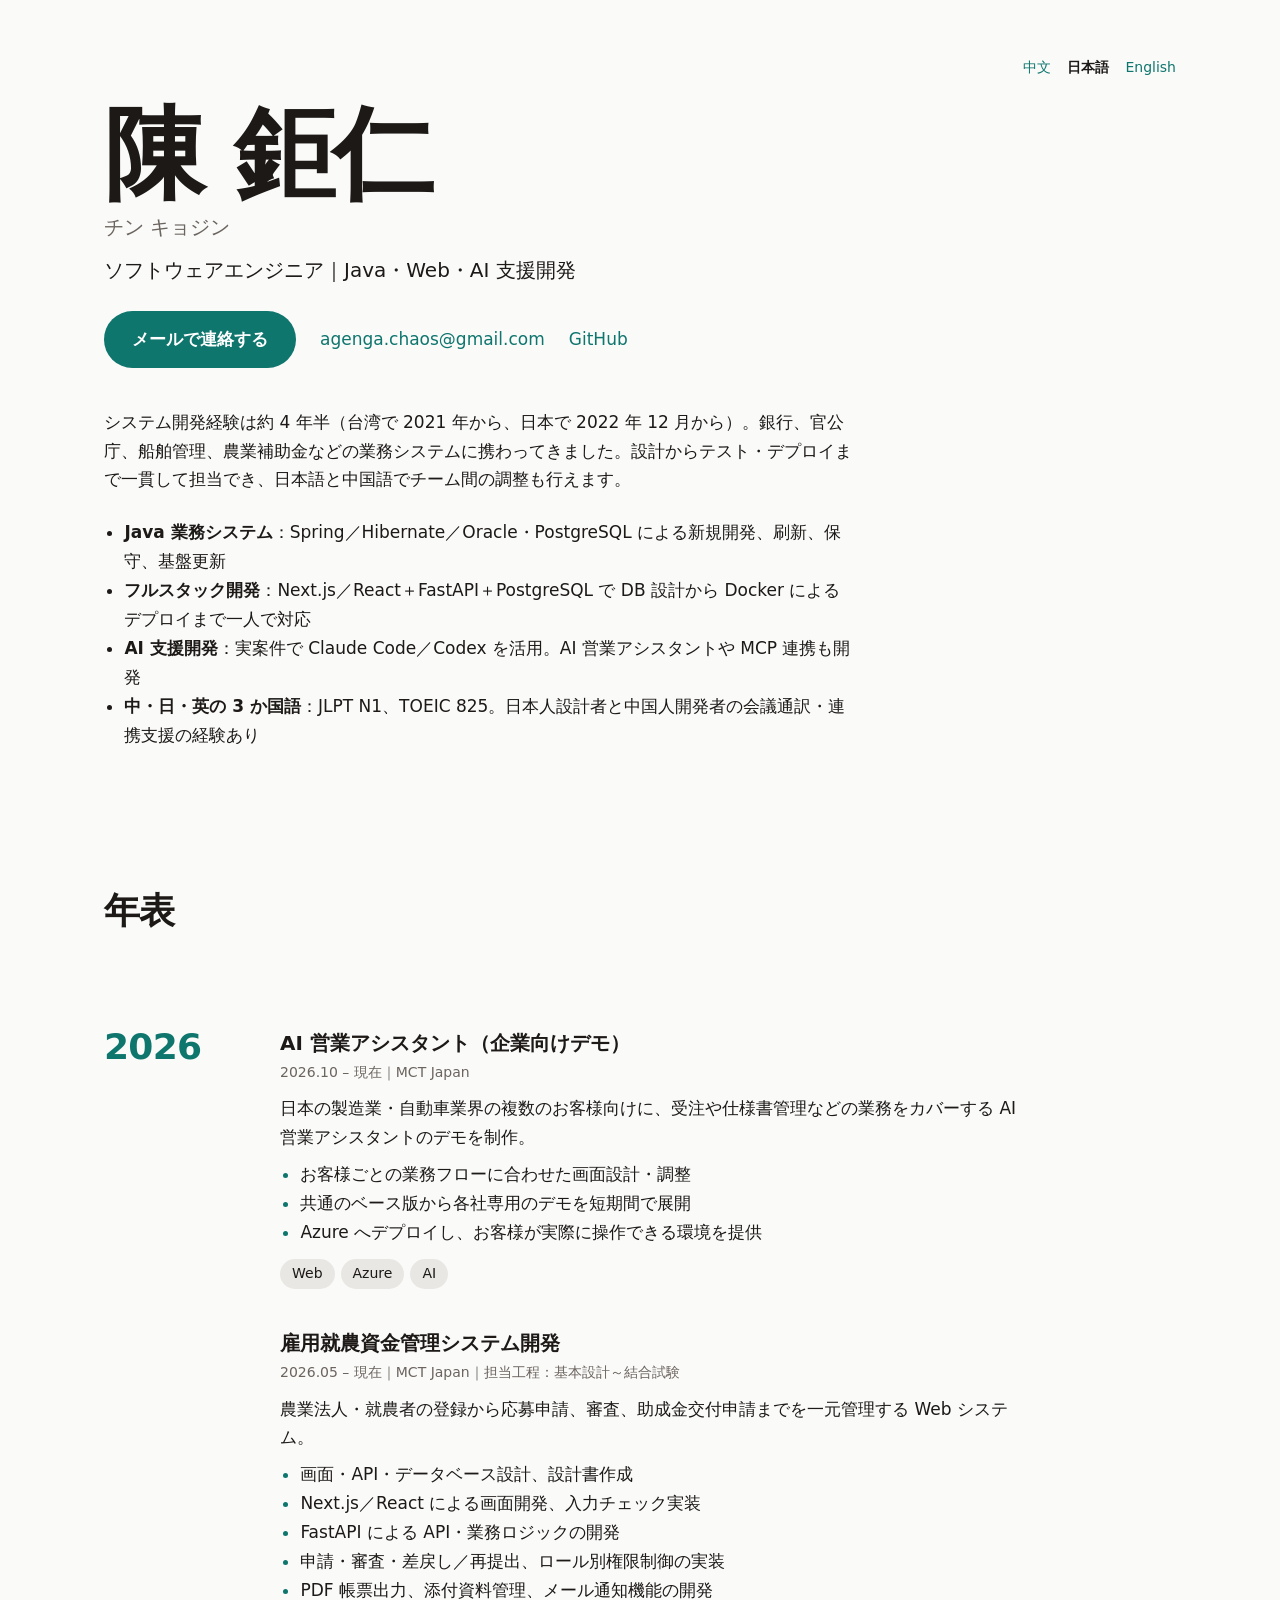
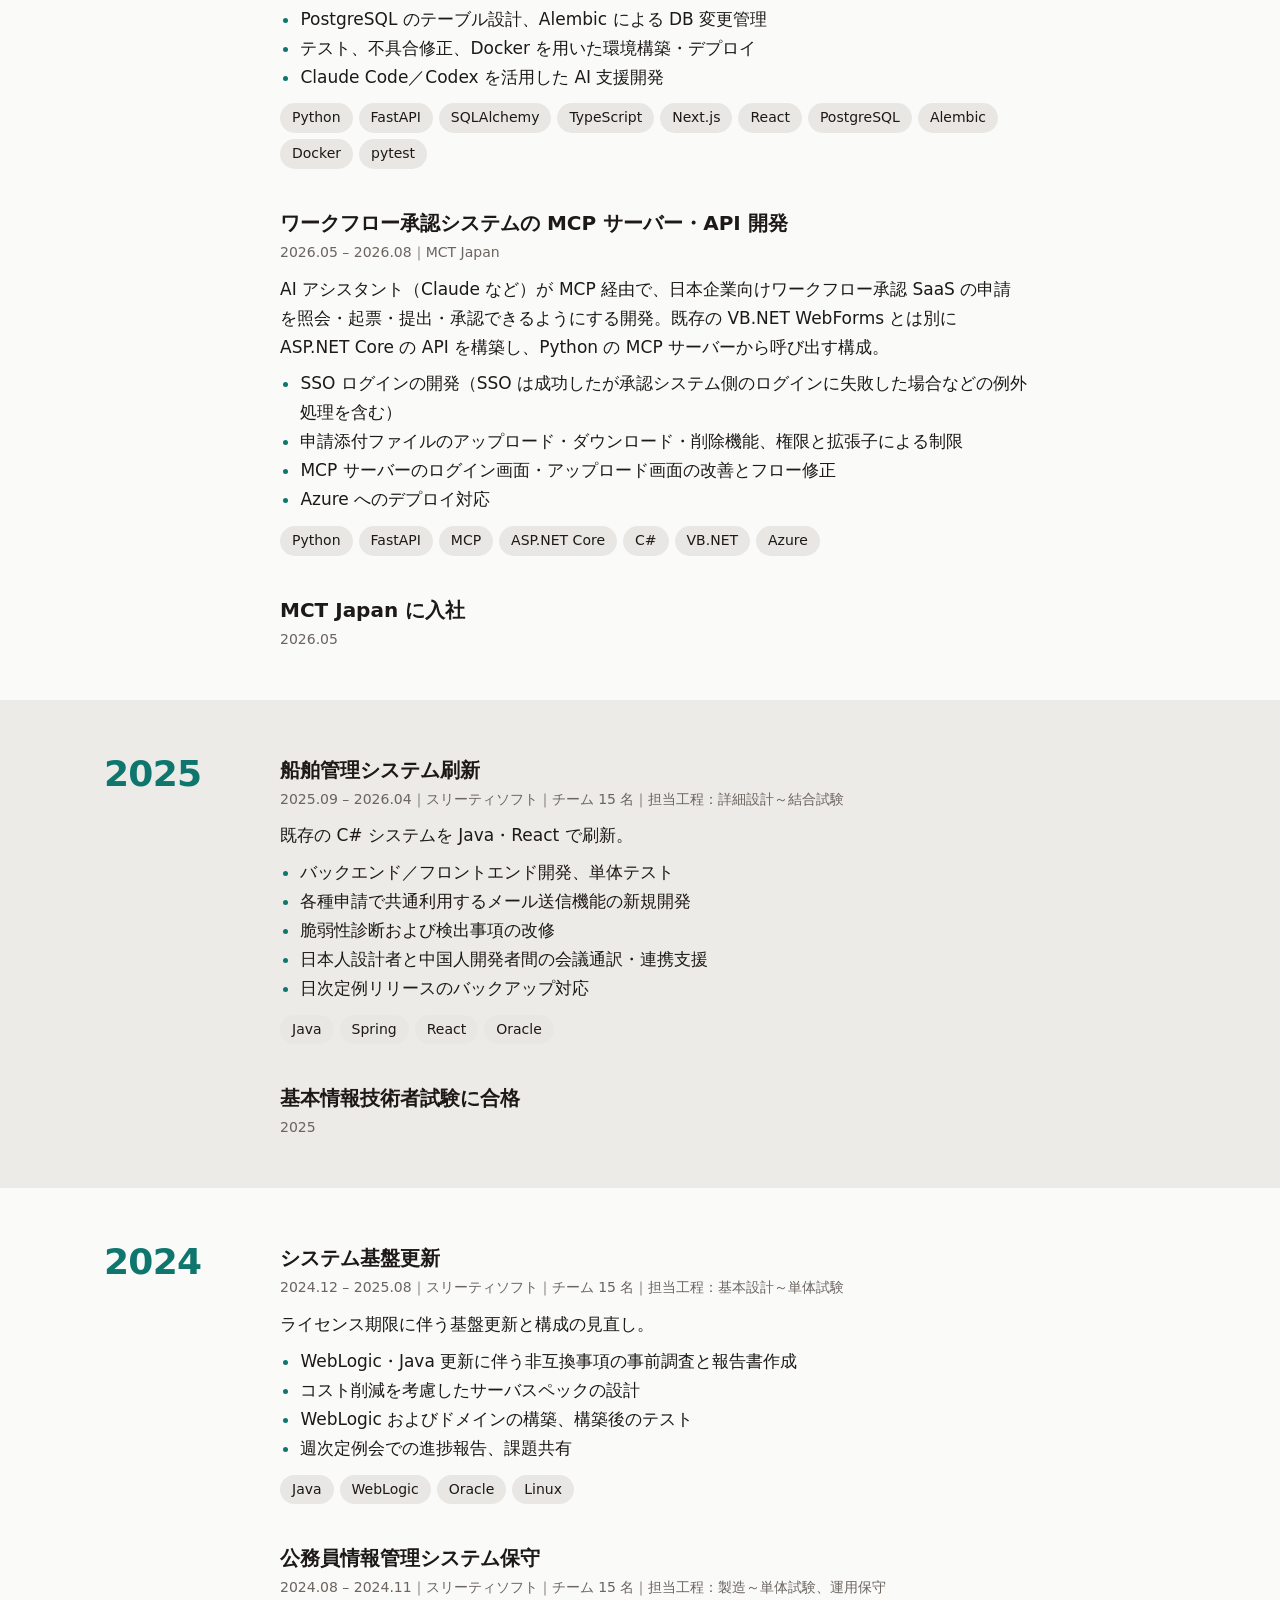
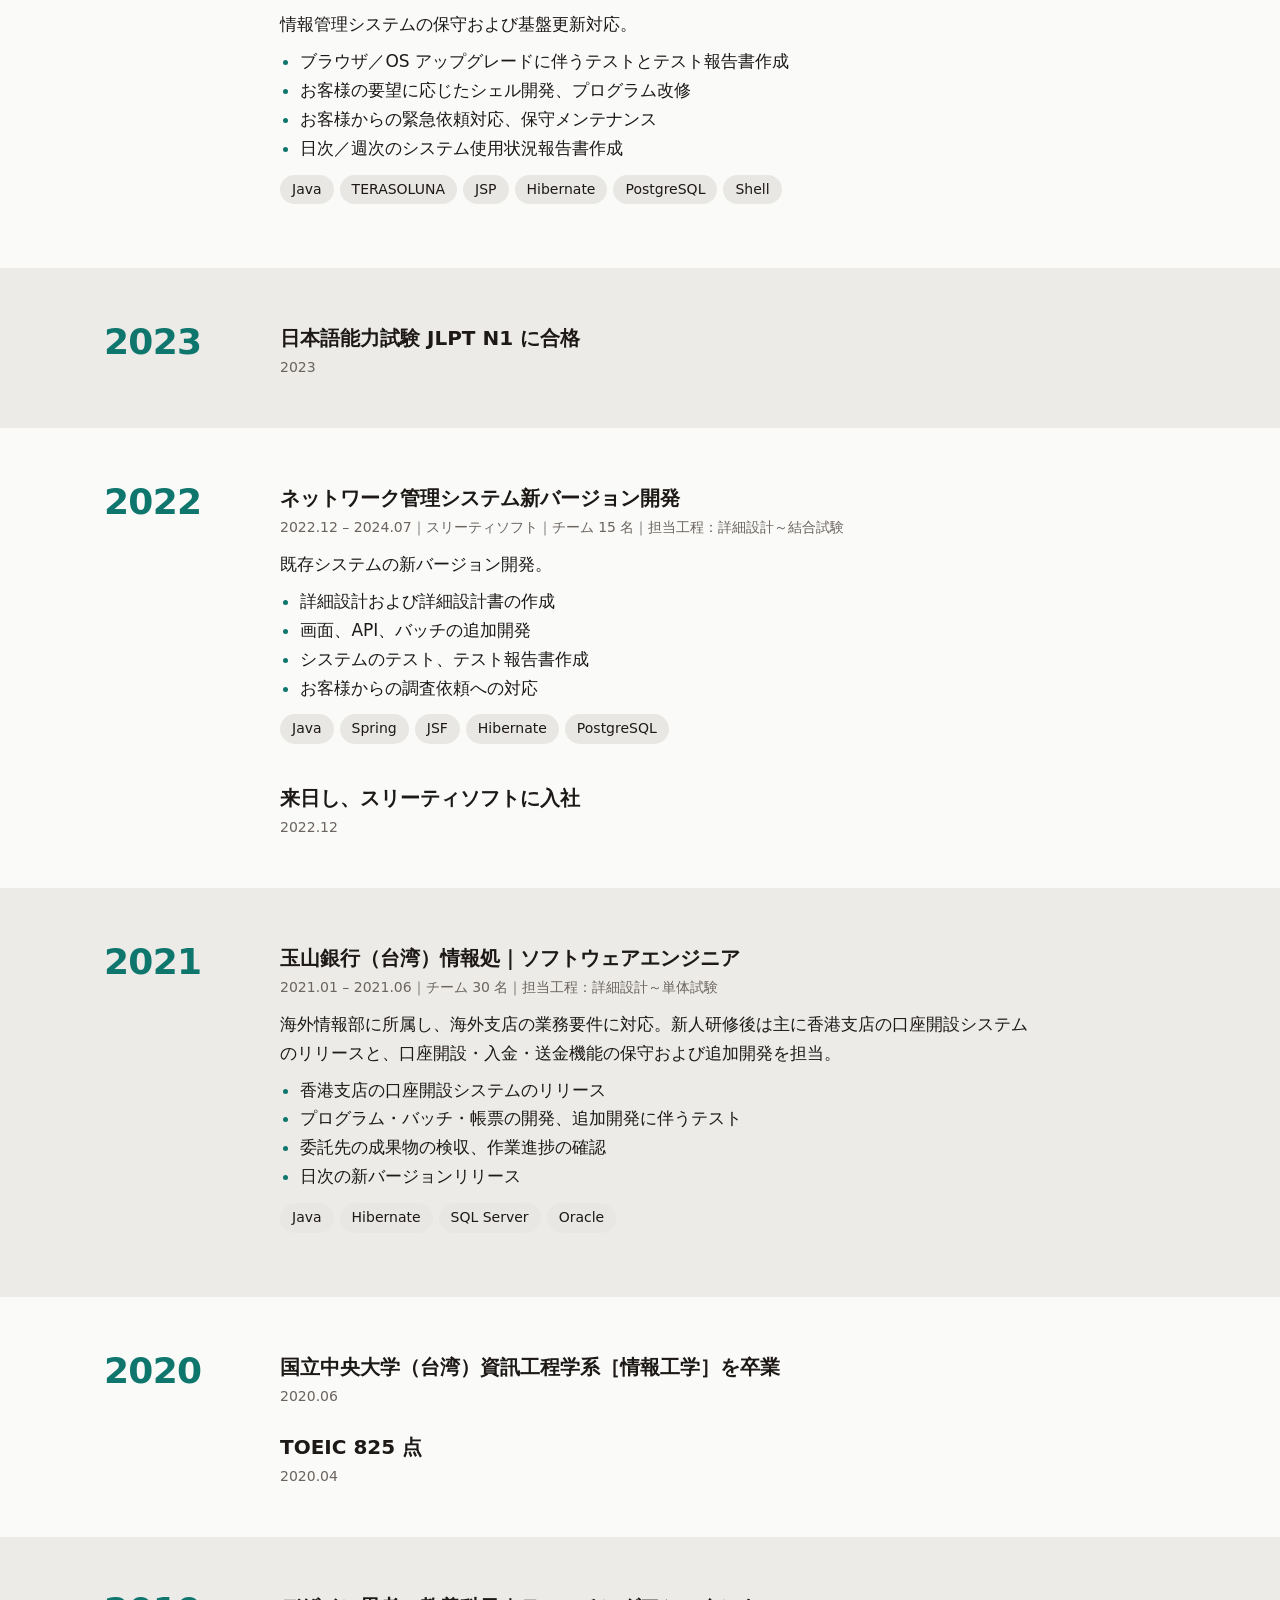
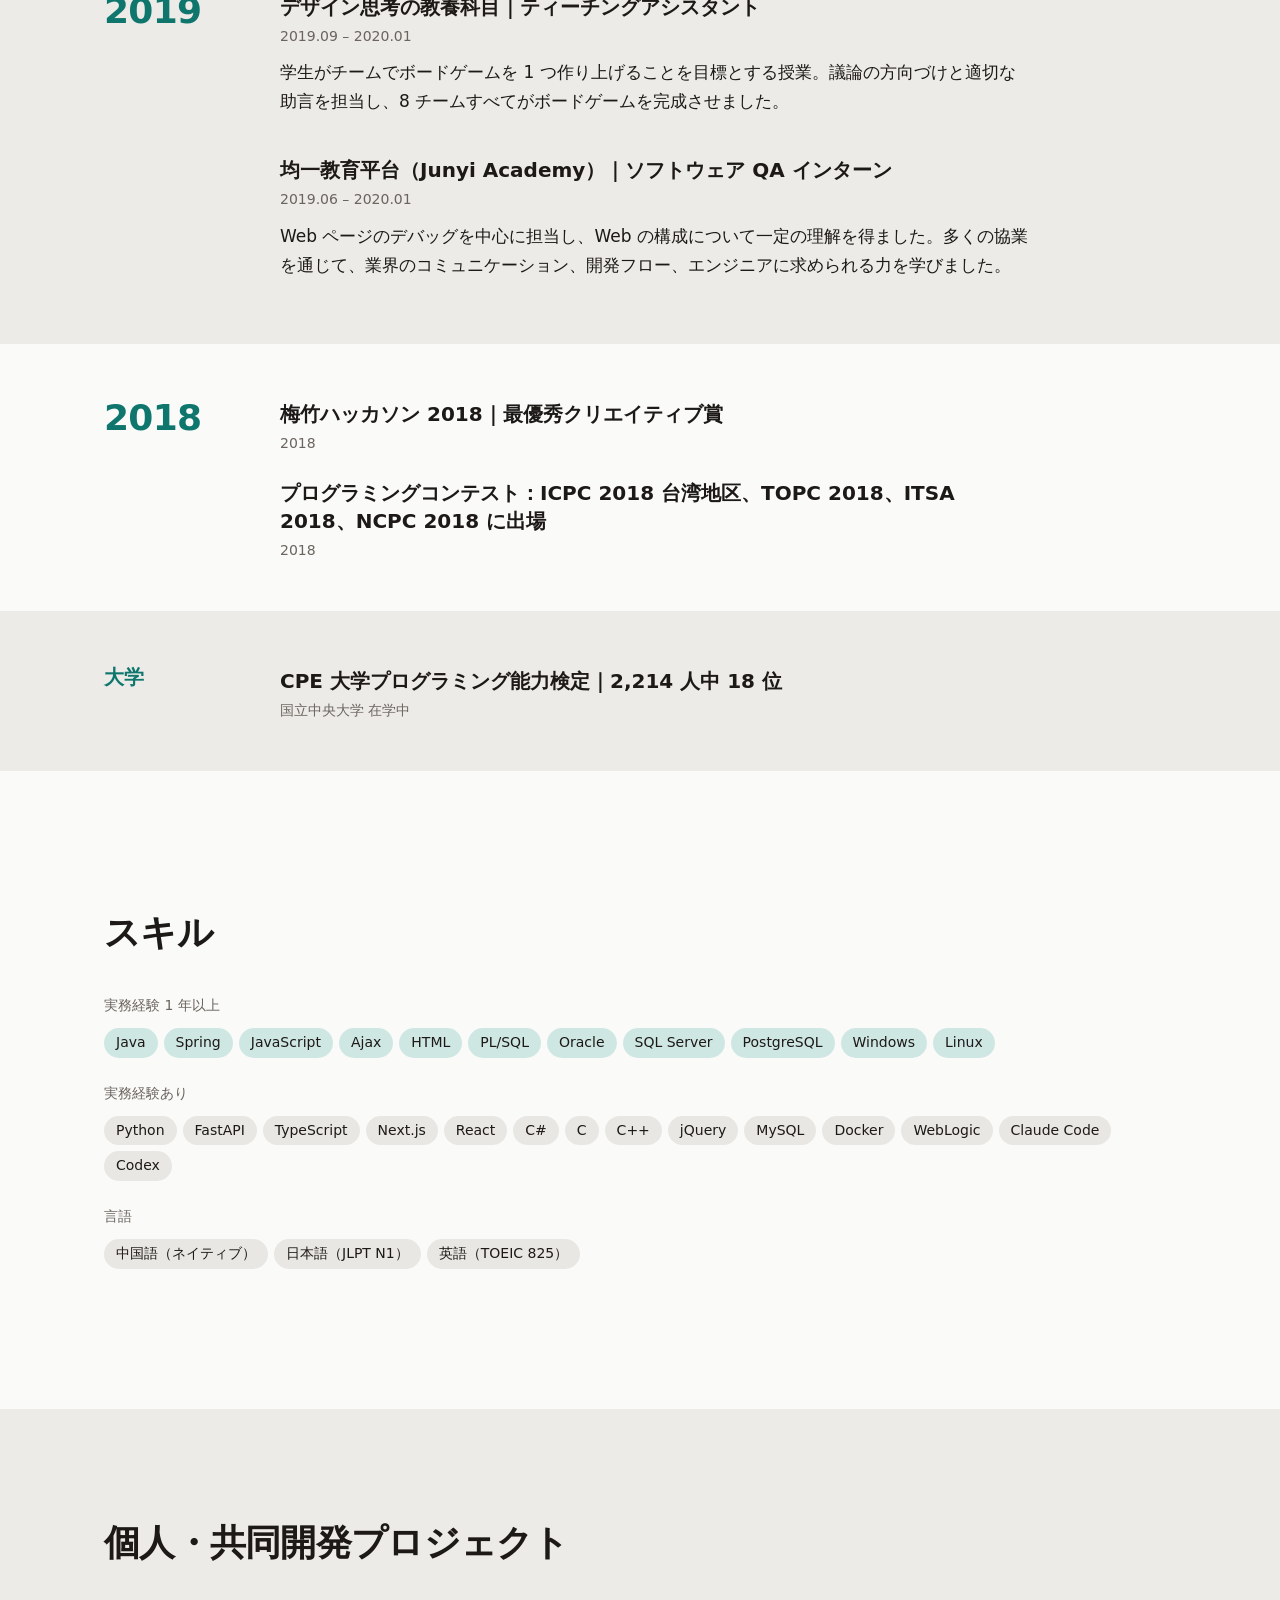
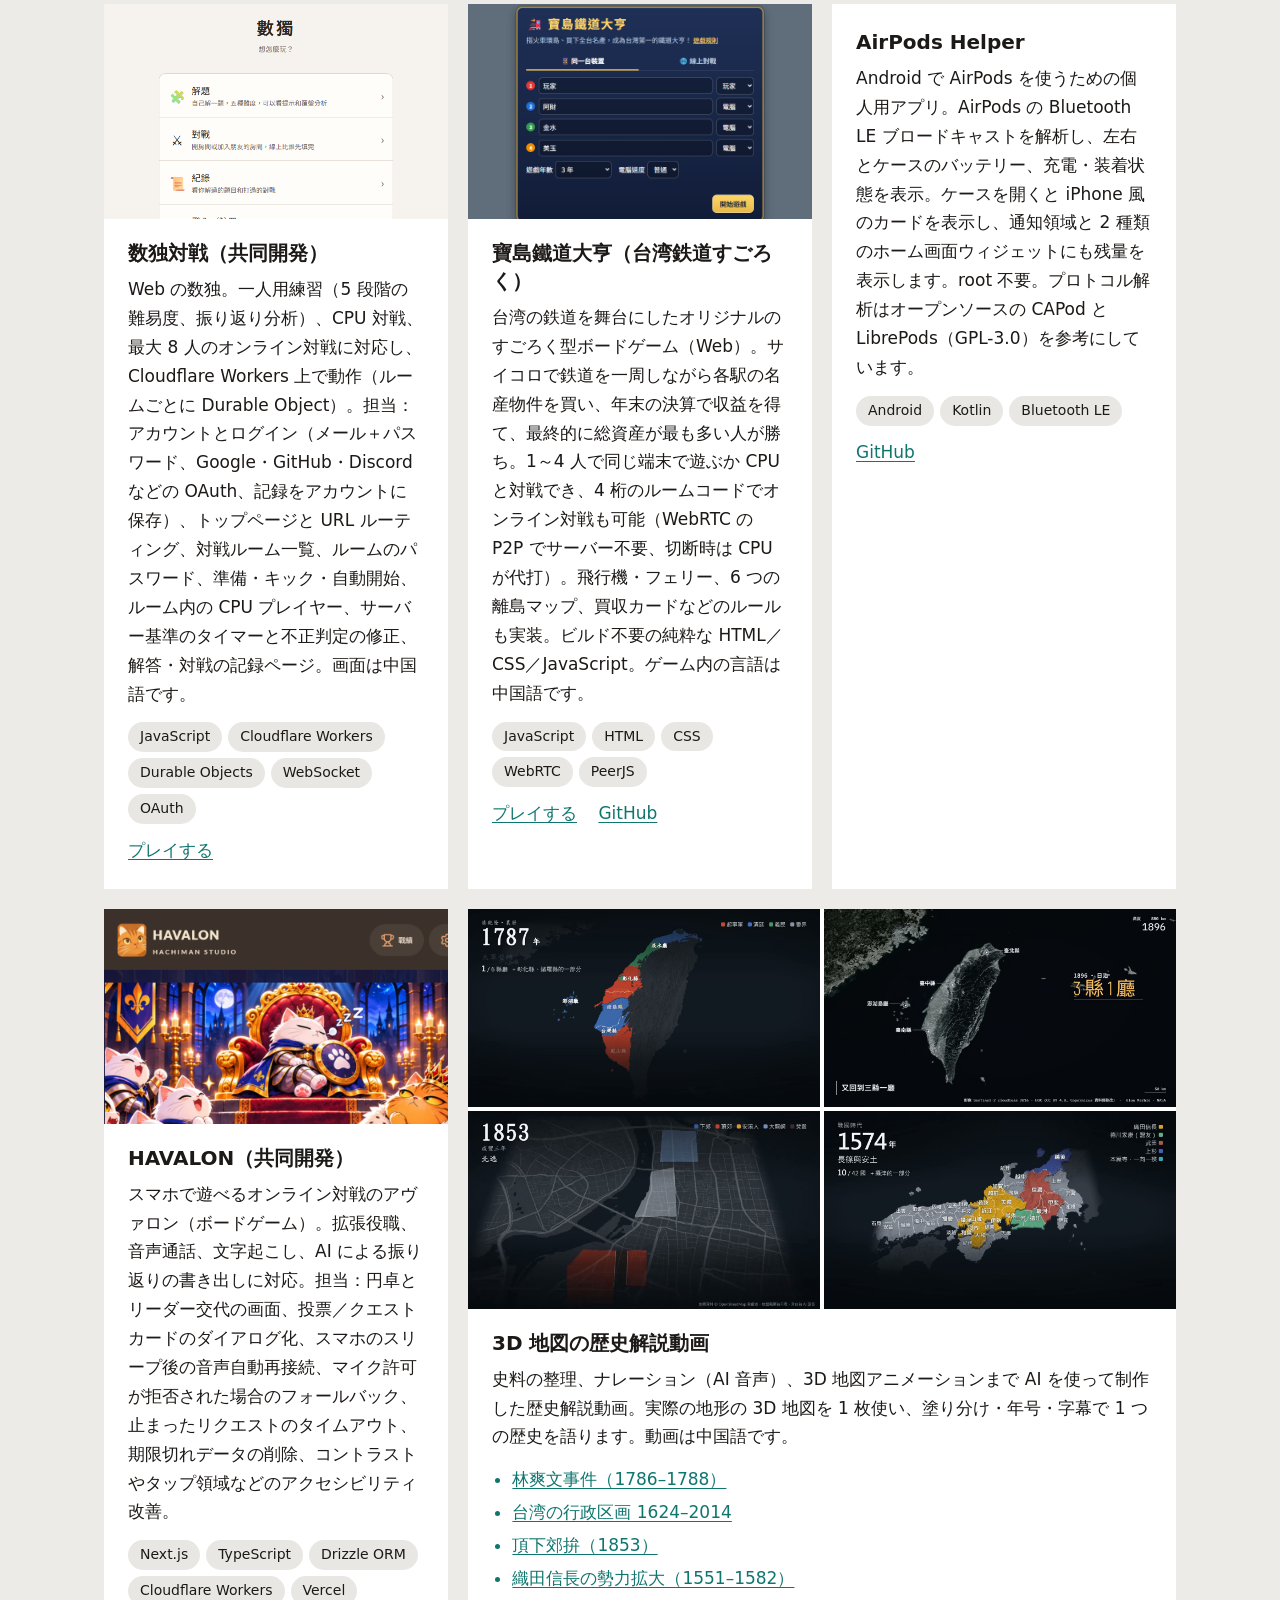
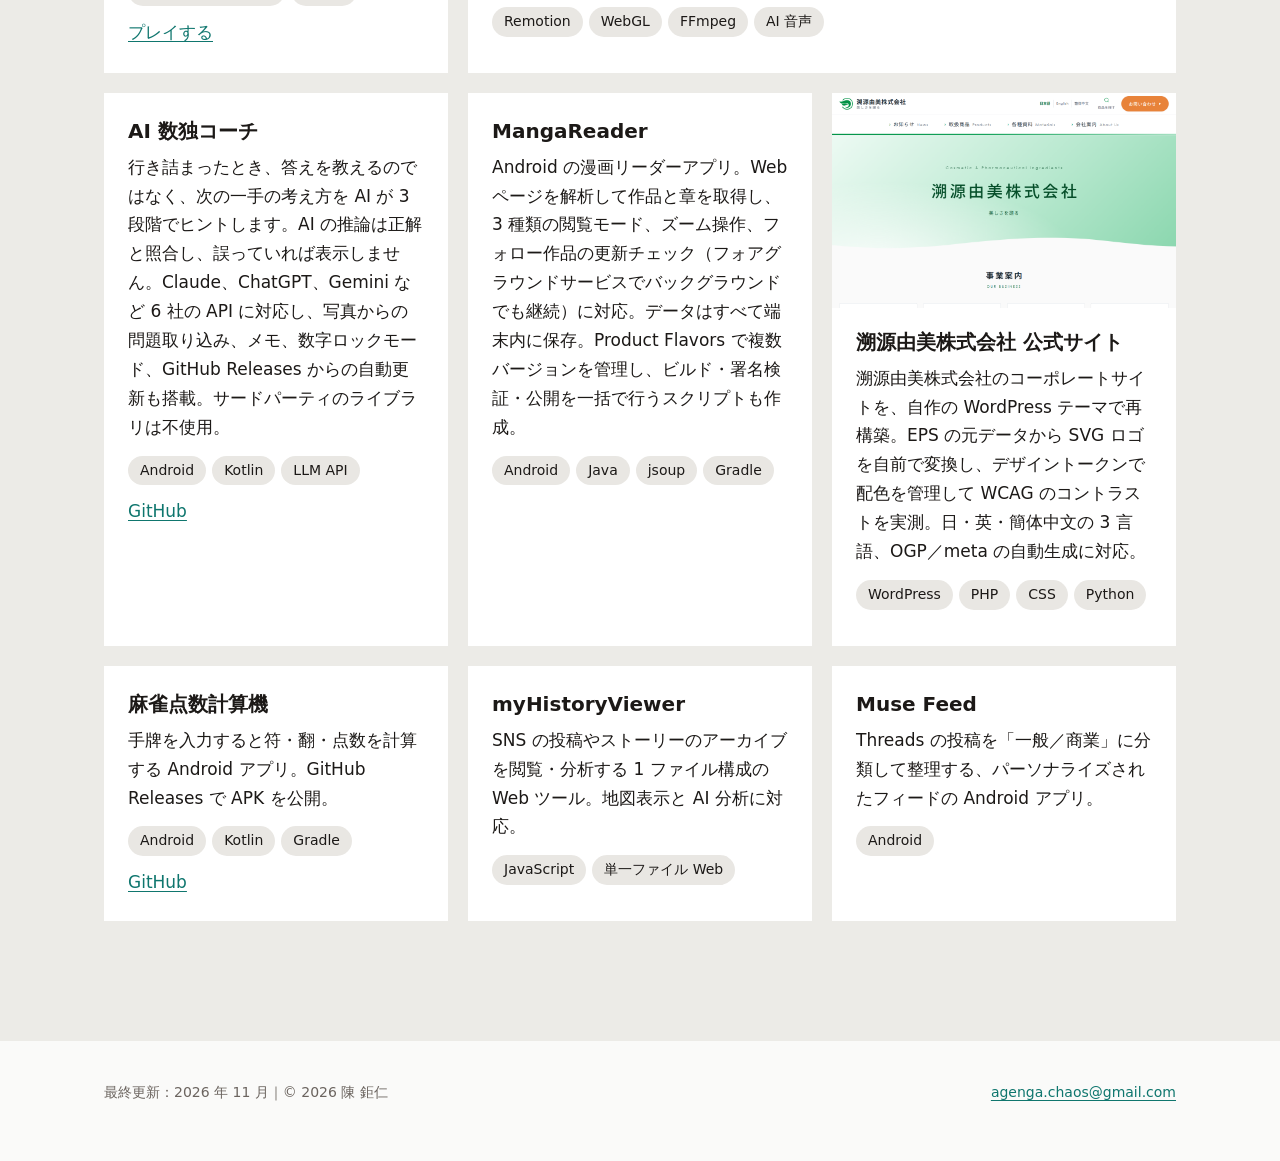
<file: ja.html>
<!doctype html>
<html lang="ja">
<head>
<meta charset="utf-8">
<meta name="viewport" content="width=device-width, initial-scale=1">
<title>陳 鉅仁｜ソフトウェアエンジニア 経歴</title>
<meta name="description" content="陳 鉅仁（チン キョジン）｜日本で働く台湾出身のソフトウェアエンジニア。Java 業務システム、Next.js／FastAPI のフルスタック開発、MCP と AI 支援開発。中国語ネイティブ、日本語 JLPT N1、英語 TOEIC 825。">
<link rel="stylesheet" href="style.css">
<link rel="alternate" hreflang="zh-Hant" href="https://agenga0320.github.io/">
<link rel="alternate" hreflang="ja" href="https://agenga0320.github.io/ja.html">
<link rel="alternate" hreflang="en" href="https://agenga0320.github.io/en.html">
<script>document.documentElement.classList.add("js")</script>
</head>
<body>
<main>
  <nav class="lang" aria-label="言語"><a href="index.html" lang="zh-Hant">中文</a><a href="ja.html" aria-current="page" lang="ja">日本語</a><a href="en.html" lang="en">English</a></nav>
  <h1>陳 鉅仁<small>チン キョジン</small></h1>
  <p class="role">ソフトウェアエンジニア｜Java・Web・AI 支援開発</p>
  <p class="links">
    <a class="btn" href="mailto:agenga.chaos@gmail.com">メールで連絡する</a>
    <a href="mailto:agenga.chaos@gmail.com">agenga.chaos@gmail.com</a>
    <a href="https://github.com/agenga0320">GitHub</a>
  </p>
  <p>システム開発経験は約 4 年半（台湾で 2021 年から、日本で 2022 年 12 月から）。銀行、官公庁、船舶管理、農業補助金などの業務システムに携わってきました。設計からテスト・デプロイまで一貫して担当でき、日本語と中国語でチーム間の調整も行えます。</p>
  <ul class="highlights">
    <li><strong>Java 業務システム</strong>：Spring／Hibernate／Oracle・PostgreSQL による新規開発、刷新、保守、基盤更新</li>
    <li><strong>フルスタック開発</strong>：Next.js／React＋FastAPI＋PostgreSQL で DB 設計から Docker によるデプロイまで一人で対応</li>
    <li><strong>AI 支援開発</strong>：実案件で Claude Code／Codex を活用。AI 営業アシスタントや MCP 連携も開発</li>
    <li><strong>中・日・英の 3 か国語</strong>：JLPT N1、TOEIC 825。日本人設計者と中国人開発者の会議通訳・連携支援の経験あり</li>
  </ul>

  <h2>年表</h2>
  <div class="timeline">

    <section class="year" aria-label="2026 年">
      <p class="yr">2026</p>
      <div>
        <article class="ev">
          <h3>AI 営業アシスタント（企業向けデモ）</h3>
          <p class="when">2026.10 – 現在｜MCT Japan</p>
          <p class="summary">日本の製造業・自動車業界の複数のお客様向けに、受注や仕様書管理などの業務をカバーする AI 営業アシスタントのデモを制作。</p>
          <ul>
            <li>お客様ごとの業務フローに合わせた画面設計・調整</li>
            <li>共通のベース版から各社専用のデモを短期間で展開</li>
            <li>Azure へデプロイし、お客様が実際に操作できる環境を提供</li>
          </ul>
          <div class="tags"><span>Web</span><span>Azure</span><span>AI</span></div>
        </article>
        <article class="ev">
          <h3>雇用就農資金管理システム開発</h3>
          <p class="when">2026.05 – 現在｜MCT Japan｜担当工程：基本設計～結合試験</p>
          <p class="summary">農業法人・就農者の登録から応募申請、審査、助成金交付申請までを一元管理する Web システム。</p>
          <ul>
            <li>画面・API・データベース設計、設計書作成</li>
            <li>Next.js／React による画面開発、入力チェック実装</li>
            <li>FastAPI による API・業務ロジックの開発</li>
            <li>申請・審査・差戻し／再提出、ロール別権限制御の実装</li>
            <li>PDF 帳票出力、添付資料管理、メール通知機能の開発</li>
            <li>PostgreSQL のテーブル設計、Alembic による DB 変更管理</li>
            <li>テスト、不具合修正、Docker を用いた環境構築・デプロイ</li>
            <li>Claude Code／Codex を活用した AI 支援開発</li>
          </ul>
          <div class="tags"><span>Python</span><span>FastAPI</span><span>SQLAlchemy</span><span>TypeScript</span><span>Next.js</span><span>React</span><span>PostgreSQL</span><span>Alembic</span><span>Docker</span><span>pytest</span></div>
        </article>
        <article class="ev">
          <h3>ワークフロー承認システムの MCP サーバー・API 開発</h3>
          <p class="when">2026.05 – 2026.08｜MCT Japan</p>
          <p class="summary">AI アシスタント（Claude など）が MCP 経由で、日本企業向けワークフロー承認 SaaS の申請を照会・起票・提出・承認できるようにする開発。既存の VB.NET WebForms とは別に ASP.NET Core の API を構築し、Python の MCP サーバーから呼び出す構成。</p>
          <ul>
            <li>SSO ログインの開発（SSO は成功したが承認システム側のログインに失敗した場合などの例外処理を含む）</li>
            <li>申請添付ファイルのアップロード・ダウンロード・削除機能、権限と拡張子による制限</li>
            <li>MCP サーバーのログイン画面・アップロード画面の改善とフロー修正</li>
            <li>Azure へのデプロイ対応</li>
          </ul>
          <div class="tags"><span>Python</span><span>FastAPI</span><span>MCP</span><span>ASP.NET Core</span><span>C#</span><span>VB.NET</span><span>Azure</span></div>
        </article>
        <article class="ev ev-short">
          <h3>MCT Japan に入社</h3>
          <p class="when">2026.05</p>
        </article>
      </div>
    </section>

    <section class="year" aria-label="2025 年">
      <p class="yr">2025</p>
      <div>
        <article class="ev">
          <h3>船舶管理システム刷新</h3>
          <p class="when">2025.09 – 2026.04｜スリーティソフト｜チーム 15 名｜担当工程：詳細設計～結合試験</p>
          <p class="summary">既存の C# システムを Java・React で刷新。</p>
          <ul>
            <li>バックエンド／フロントエンド開発、単体テスト</li>
            <li>各種申請で共通利用するメール送信機能の新規開発</li>
            <li>脆弱性診断および検出事項の改修</li>
            <li>日本人設計者と中国人開発者間の会議通訳・連携支援</li>
            <li>日次定例リリースのバックアップ対応</li>
          </ul>
          <div class="tags"><span>Java</span><span>Spring</span><span>React</span><span>Oracle</span></div>
        </article>
        <article class="ev ev-short">
          <h3>基本情報技術者試験に合格</h3>
          <p class="when">2025</p>
        </article>
      </div>
    </section>

    <section class="year" aria-label="2024 年">
      <p class="yr">2024</p>
      <div>
        <article class="ev">
          <h3>システム基盤更新</h3>
          <p class="when">2024.12 – 2025.08｜スリーティソフト｜チーム 15 名｜担当工程：基本設計～単体試験</p>
          <p class="summary">ライセンス期限に伴う基盤更新と構成の見直し。</p>
          <ul>
            <li>WebLogic・Java 更新に伴う非互換事項の事前調査と報告書作成</li>
            <li>コスト削減を考慮したサーバスペックの設計</li>
            <li>WebLogic およびドメインの構築、構築後のテスト</li>
            <li>週次定例会での進捗報告、課題共有</li>
          </ul>
          <div class="tags"><span>Java</span><span>WebLogic</span><span>Oracle</span><span>Linux</span></div>
        </article>
        <article class="ev">
          <h3>公務員情報管理システム保守</h3>
          <p class="when">2024.08 – 2024.11｜スリーティソフト｜チーム 15 名｜担当工程：製造～単体試験、運用保守</p>
          <p class="summary">情報管理システムの保守および基盤更新対応。</p>
          <ul>
            <li>ブラウザ／OS アップグレードに伴うテストとテスト報告書作成</li>
            <li>お客様の要望に応じたシェル開発、プログラム改修</li>
            <li>お客様からの緊急依頼対応、保守メンテナンス</li>
            <li>日次／週次のシステム使用状況報告書作成</li>
          </ul>
          <div class="tags"><span>Java</span><span>TERASOLUNA</span><span>JSP</span><span>Hibernate</span><span>PostgreSQL</span><span>Shell</span></div>
        </article>
      </div>
    </section>

    <section class="year" aria-label="2023 年">
      <p class="yr">2023</p>
      <div>
        <article class="ev ev-short">
          <h3>日本語能力試験 JLPT N1 に合格</h3>
          <p class="when">2023</p>
        </article>
      </div>
    </section>

    <section class="year" aria-label="2022 年">
      <p class="yr">2022</p>
      <div>
        <article class="ev">
          <h3>ネットワーク管理システム新バージョン開発</h3>
          <p class="when">2022.12 – 2024.07｜スリーティソフト｜チーム 15 名｜担当工程：詳細設計～結合試験</p>
          <p class="summary">既存システムの新バージョン開発。</p>
          <ul>
            <li>詳細設計および詳細設計書の作成</li>
            <li>画面、API、バッチの追加開発</li>
            <li>システムのテスト、テスト報告書作成</li>
            <li>お客様からの調査依頼への対応</li>
          </ul>
          <div class="tags"><span>Java</span><span>Spring</span><span>JSF</span><span>Hibernate</span><span>PostgreSQL</span></div>
        </article>
        <article class="ev ev-short">
          <h3>来日し、スリーティソフトに入社</h3>
          <p class="when">2022.12</p>
        </article>
      </div>
    </section>

    <section class="year" aria-label="2021 年">
      <p class="yr">2021</p>
      <div>
        <article class="ev">
          <h3>玉山銀行（台湾）情報処｜ソフトウェアエンジニア</h3>
          <p class="when">2021.01 – 2021.06｜チーム 30 名｜担当工程：詳細設計～単体試験</p>
          <p class="summary">海外情報部に所属し、海外支店の業務要件に対応。新人研修後は主に香港支店の口座開設システムのリリースと、口座開設・入金・送金機能の保守および追加開発を担当。</p>
          <ul>
            <li>香港支店の口座開設システムのリリース</li>
            <li>プログラム・バッチ・帳票の開発、追加開発に伴うテスト</li>
            <li>委託先の成果物の検収、作業進捗の確認</li>
            <li>日次の新バージョンリリース</li>
          </ul>
          <div class="tags"><span>Java</span><span>Hibernate</span><span>SQL Server</span><span>Oracle</span></div>
        </article>
      </div>
    </section>

    <section class="year" aria-label="2020 年">
      <p class="yr">2020</p>
      <div>
        <article class="ev ev-short">
          <h3>国立中央大学（台湾）資訊工程学系［情報工学］を卒業</h3>
          <p class="when">2020.06</p>
        </article>
        <article class="ev ev-short">
          <h3>TOEIC 825 点</h3>
          <p class="when">2020.04</p>
        </article>
      </div>
    </section>

    <section class="year" aria-label="2019 年">
      <p class="yr">2019</p>
      <div>
        <article class="ev">
          <h3>デザイン思考の教養科目｜ティーチングアシスタント</h3>
          <p class="when">2019.09 – 2020.01</p>
          <p class="summary">学生がチームでボードゲームを 1 つ作り上げることを目標とする授業。議論の方向づけと適切な助言を担当し、8 チームすべてがボードゲームを完成させました。</p>
        </article>
        <article class="ev">
          <h3>均一教育平台（Junyi Academy）｜ソフトウェア QA インターン</h3>
          <p class="when">2019.06 – 2020.01</p>
          <p class="summary">Web ページのデバッグを中心に担当し、Web の構成について一定の理解を得ました。多くの協業を通じて、業界のコミュニケーション、開発フロー、エンジニアに求められる力を学びました。</p>
        </article>
      </div>
    </section>

    <section class="year" aria-label="2018 年">
      <p class="yr">2018</p>
      <div>
        <article class="ev ev-short">
          <h3>梅竹ハッカソン 2018｜最優秀クリエイティブ賞</h3>
          <p class="when">2018</p>
        </article>
        <article class="ev ev-short">
          <h3>プログラミングコンテスト：ICPC 2018 台湾地区、TOPC 2018、ITSA 2018、NCPC 2018 に出場</h3>
          <p class="when">2018</p>
        </article>
      </div>
    </section>

    <section class="year" aria-label="大学在学中">
      <p class="yr yr-text">大学</p>
      <div>
        <article class="ev ev-short">
          <h3>CPE 大学プログラミング能力検定｜2,214 人中 18 位</h3>
          <p class="when">国立中央大学 在学中</p>
        </article>
      </div>
    </section>

  </div>

  <h2>スキル</h2>
  <h4>実務経験 1 年以上</h4>
  <div class="tags strong">
    <span>Java</span><span>Spring</span><span>JavaScript</span><span>Ajax</span><span>HTML</span><span>PL/SQL</span>
    <span>Oracle</span><span>SQL Server</span><span>PostgreSQL</span><span>Windows</span><span>Linux</span>
  </div>
  <h4>実務経験あり</h4>
  <div class="tags">
    <span>Python</span><span>FastAPI</span><span>TypeScript</span><span>Next.js</span><span>React</span><span>C#</span><span>C</span><span>C++</span>
    <span>jQuery</span><span>MySQL</span><span>Docker</span><span>WebLogic</span><span>Claude Code</span><span>Codex</span>
  </div>
  <h4>言語</h4>
  <div class="tags"><span>中国語（ネイティブ）</span><span>日本語（JLPT N1）</span><span>英語（TOEIC 825）</span></div>

  <div class="field">
  <h2>個人・共同開発プロジェクト</h2>
  <div class="grid">
    <div class="card">
      <img src="img/sudoku-battle.png" alt="数独対戦のトップ画面" width="640" height="400" loading="lazy">
      <h3>数独対戦（共同開発）</h3>
      <p>Web の数独。一人用練習（5 段階の難易度、振り返り分析）、CPU 対戦、最大 8 人のオンライン対戦に対応し、Cloudflare Workers 上で動作（ルームごとに Durable Object）。担当：アカウントとログイン（メール＋パスワード、Google・GitHub・Discord などの OAuth、記録をアカウントに保存）、トップページと URL ルーティング、対戦ルーム一覧、ルームのパスワード、準備・キック・自動開始、ルーム内の CPU プレイヤー、サーバー基準のタイマーと不正判定の修正、解答・対戦の記録ページ。画面は中国語です。</p>
      <div class="tags"><span>JavaScript</span><span>Cloudflare Workers</span><span>Durable Objects</span><span>WebSocket</span><span>OAuth</span></div>
      <a href="https://sudoku-online.sudokubattle.workers.dev">プレイする</a>
    </div>
    <div class="card">
      <img src="img/formosa-rail.png" alt="寶島鐵道大亨のスタート画面" width="780" height="488" loading="lazy">
      <h3>寶島鐵道大亨（台湾鉄道すごろく）</h3>
      <p>台湾の鉄道を舞台にしたオリジナルのすごろく型ボードゲーム（Web）。サイコロで鉄道を一周しながら各駅の名産物件を買い、年末の決算で収益を得て、最終的に総資産が最も多い人が勝ち。1～4 人で同じ端末で遊ぶか CPU と対戦でき、4 桁のルームコードでオンライン対戦も可能（WebRTC の P2P でサーバー不要、切断時は CPU が代打）。飛行機・フェリー、6 つの離島マップ、買収カードなどのルールも実装。ビルド不要の純粋な HTML／CSS／JavaScript。ゲーム内の言語は中国語です。</p>
      <div class="tags"><span>JavaScript</span><span>HTML</span><span>CSS</span><span>WebRTC</span><span>PeerJS</span></div>
      <a href="https://agenga0320.github.io/formosa-rail-tycoon/">プレイする</a> <a href="https://github.com/agenga0320/formosa-rail-tycoon">GitHub</a>
    </div>
    <div class="card">
      <h3>AirPods Helper</h3>
      <p>Android で AirPods を使うための個人用アプリ。AirPods の Bluetooth LE ブロードキャストを解析し、左右とケースのバッテリー、充電・装着状態を表示。ケースを開くと iPhone 風のカードを表示し、通知領域と 2 種類のホーム画面ウィジェットにも残量を表示します。root 不要。プロトコル解析はオープンソースの CAPod と LibrePods（GPL-3.0）を参考にしています。</p>
      <div class="tags"><span>Android</span><span>Kotlin</span><span>Bluetooth LE</span></div>
      <a href="https://github.com/agenga0320/airpods-helper">GitHub</a>
    </div>
    <div class="card">
      <img src="img/havalon.png" alt="HAVALON のトップ画面" width="860" height="1800" loading="lazy">
      <h3>HAVALON（共同開発）</h3>
      <p>スマホで遊べるオンライン対戦のアヴァロン（ボードゲーム）。拡張役職、音声通話、文字起こし、AI による振り返りの書き出しに対応。担当：円卓とリーダー交代の画面、投票／クエストカードのダイアログ化、スマホのスリープ後の音声自動再接続、マイク許可が拒否された場合のフォールバック、止まったリクエストのタイムアウト、期限切れデータの削除、コントラストやタップ領域などのアクセシビリティ改善。</p>
      <div class="tags"><span>Next.js</span><span>TypeScript</span><span>Drizzle ORM</span><span>Cloudflare Workers</span><span>Vercel</span></div>
      <a href="https://havalon.vercel.app">プレイする</a>
    </div>
    <div class="card">
      <div class="vthumbs"><a href="https://youtu.be/aVP-GUTAkx0"><img src="img/yt-aVP-GUTAkx0.jpg" alt="動画の画面：林爽文事件" width="1280" height="720" loading="lazy"></a><a href="https://youtu.be/8XVI5YLLsjY"><img src="img/yt-8XVI5YLLsjY.jpg" alt="動画の画面：台湾の行政区画" width="1280" height="720" loading="lazy"></a><a href="https://youtu.be/-15Jf3z2MhA"><img src="img/yt--15Jf3z2MhA.jpg" alt="動画の画面：頂下郊拚" width="1280" height="720" loading="lazy"></a><a href="https://youtu.be/E8kAZ9fkPco"><img src="img/yt-E8kAZ9fkPco.jpg" alt="動画の画面：織田信長の勢力拡大" width="1280" height="720" loading="lazy"></a></div>
      <h3>3D 地図の歴史解説動画</h3>
      <p>史料の整理、ナレーション（AI 音声）、3D 地図アニメーションまで AI を使って制作した歴史解説動画。実際の地形の 3D 地図を 1 枚使い、塗り分け・年号・字幕で 1 つの歴史を語ります。動画は中国語です。</p>
      <ul>
        <li><a href="https://youtu.be/aVP-GUTAkx0">林爽文事件（1786–1788）</a></li>
        <li><a href="https://youtu.be/8XVI5YLLsjY">台湾の行政区画 1624–2014</a></li>
        <li><a href="https://youtu.be/-15Jf3z2MhA">頂下郊拚（1853）</a></li>
        <li><a href="https://youtu.be/E8kAZ9fkPco">織田信長の勢力拡大（1551–1582）</a></li>
      </ul>
      <div class="tags"><span>Remotion</span><span>WebGL</span><span>FFmpeg</span><span>AI 音声</span></div>
    </div>
    <div class="card">
      <h3>AI 数独コーチ</h3>
      <p>行き詰まったとき、答えを教えるのではなく、次の一手の考え方を AI が 3 段階でヒントします。AI の推論は正解と照合し、誤っていれば表示しません。Claude、ChatGPT、Gemini など 6 社の API に対応し、写真からの問題取り込み、メモ、数字ロックモード、GitHub Releases からの自動更新も搭載。サードパーティのライブラリは不使用。</p>
      <div class="tags"><span>Android</span><span>Kotlin</span><span>LLM API</span></div>
      <a href="https://github.com/agenga0320/sudoku">GitHub</a>
    </div>
    <div class="card">
      <h3>MangaReader</h3>
      <p>Android の漫画リーダーアプリ。Web ページを解析して作品と章を取得し、3 種類の閲覧モード、ズーム操作、フォロー作品の更新チェック（フォアグラウンドサービスでバックグラウンドでも継続）に対応。データはすべて端末内に保存。Product Flavors で複数バージョンを管理し、ビルド・署名検証・公開を一括で行うスクリプトも作成。</p>
      <div class="tags"><span>Android</span><span>Java</span><span>jsoup</span><span>Gradle</span></div>
    </div>
    <div class="card">
      <img src="img/origin-yumi.png" alt="溯源由美株式会社 公式サイトのトップページのプレビュー" width="1120" height="700" loading="lazy">
      <h3>溯源由美株式会社 公式サイト</h3>
      <p>溯源由美株式会社のコーポレートサイトを、自作の WordPress テーマで再構築。EPS の元データから SVG ロゴを自前で変換し、デザイントークンで配色を管理して WCAG のコントラストを実測。日・英・簡体中文の 3 言語、OGP／meta の自動生成に対応。</p>
      <div class="tags"><span>WordPress</span><span>PHP</span><span>CSS</span><span>Python</span></div>
    </div>
    <div class="card">
      <h3>麻雀点数計算機</h3>
      <p>手牌を入力すると符・翻・点数を計算する Android アプリ。GitHub Releases で APK を公開。</p>
      <div class="tags"><span>Android</span><span>Kotlin</span><span>Gradle</span></div>
      <a href="https://github.com/agenga0320/JapaneseMajongPointCalculator">GitHub</a>
    </div>
    <div class="card">
      <h3>myHistoryViewer</h3>
      <p>SNS の投稿やストーリーのアーカイブを閲覧・分析する 1 ファイル構成の Web ツール。地図表示と AI 分析に対応。</p>
      <div class="tags"><span>JavaScript</span><span>単一ファイル Web</span></div>
    </div>
    <div class="card">
      <h3>Muse Feed</h3>
      <p>Threads の投稿を「一般／商業」に分類して整理する、パーソナライズされたフィードの Android アプリ。</p>
      <div class="tags"><span>Android</span></div>
    </div>
  </div>

  </div>

  <footer><span>最終更新：2026 年 11 月｜© 2026 陳 鉅仁</span><a href="mailto:agenga.chaos@gmail.com">agenga.chaos@gmail.com</a></footer>
</main>
<script src="script.js" defer></script>
</body>
</html>
</file>
<file: style.css>
:root {
  --bg:#fafaf9; --fg:#1c1917; --muted:#6b645f; --accent:#0f766e; --on-accent:#ffffff;
  --field:#ecebe7; --card:#ffffff; --chip:#e9e7e3; --chip-strong:#cfe7e3;
  --small:.875rem; --body:1.0625rem; --lead:1.25rem; --head:clamp(1.75rem, 1.3rem + 1.6vw, 2.25rem); --display:clamp(3.25rem, 1.5rem + 6vw, 6.5rem);
  --ease:cubic-bezier(.2,.7,.2,1);
}
@media (prefers-color-scheme: dark) {
  :root { --bg:#1c1917; --fg:#f5f5f4; --muted:#b0a9a2; --accent:#5eead4; --on-accent:#0b2a27;
    --field:#26221f; --card:#322d29; --chip:#35302c; --chip-strong:#14403c; }
}
* { box-sizing:border-box; }
html { scroll-behavior:smooth; }
body { margin:0; background:var(--bg); color:var(--fg); font:400 var(--body)/1.7 system-ui, "Noto Sans TC", "Hiragino Sans", "Microsoft JhengHei", sans-serif; }
main { max-width:1120px; margin:0 auto; padding:56px 24px 0; }
a { color:var(--accent); text-underline-offset:.2em; }
:focus-visible { outline:3px solid var(--accent); outline-offset:3px; }

/* first screen: the name leads */
h1 { font-size:var(--display); line-height:1; letter-spacing:-0.03em; margin:48px 0 16px; }
h1 small { display:block; font-size:var(--lead); font-weight:400; letter-spacing:0; color:var(--muted); margin-top:12px; }
.role { font-size:var(--lead); margin:0 0 24px; }
main > p, .highlights { max-width:44em; }
.highlights { margin:24px 0; padding-left:1.2em; }
.links { display:flex; flex-wrap:wrap; align-items:center; gap:12px 24px; margin:0 0 40px; }
.btn { display:inline-block; background:var(--accent); color:var(--on-accent); font-weight:600; text-decoration:none; padding:14px 28px; border-radius:999px; transition:transform .2s var(--ease), opacity .2s; }
.btn:hover { transform:translateY(-2px); opacity:.92; }
.btn:active { transform:scale(.97); }
.links a:not(.btn) { text-decoration:none; transition:color .2s; }
.links a:not(.btn):hover { text-decoration:underline; }

h2 { font-size:var(--head); line-height:1.2; letter-spacing:-0.02em; margin:140px 0 40px; }

/* timeline: the year stays beside its entries while they scroll */
.year { display:grid; grid-template-columns:9rem 1fr; gap:32px; padding:56px calc(50vw - 50%) 24px; margin:0 calc(50% - 50vw); }
.year:nth-child(even) { background:var(--field); }
.yr { position:sticky; top:20px; align-self:start; margin:0; font-size:var(--head); font-weight:700; line-height:1; color:var(--accent); font-variant-numeric:tabular-nums; letter-spacing:-0.02em; }
.yr.yr-text { font-size:var(--lead); }
.ev { margin:0 0 40px; max-width:44em; }
.ev h3 { margin:0; font-size:var(--lead); line-height:1.4; }
.ev .when { margin:4px 0 10px; color:var(--muted); font-size:var(--small); font-variant-numeric:tabular-nums; }
.ev .summary { margin:0 0 8px; }
.ev ul { margin:0 0 12px; padding-left:1.2em; }
.ev li::marker { color:var(--accent); }
.ev-short { margin-bottom:24px; }
.ev-short .when { margin-bottom:0; }

/* skills */
h4 { margin:24px 0 10px; font-size:var(--small); color:var(--muted); font-weight:400; }
.tags { display:flex; flex-wrap:wrap; gap:6px; margin:0 0 12px; }
.tags span { font-size:var(--small); padding:3px 12px; border-radius:999px; background:var(--chip); }
.tags.strong span { background:var(--chip-strong); }

/* projects sit on their own colour field, full width */
.field { background:var(--field); margin:140px calc(50% - 50vw) 0; padding:16px calc(50vw - 50%) 120px; }
.field h2 { margin-top:96px; }
.grid { display:grid; gap:20px; grid-template-columns:repeat(auto-fill, minmax(300px, 1fr)); }
.card { background:var(--card); padding:24px; overflow:hidden; transition:transform .25s var(--ease); }
.card:hover { transform:translateY(-4px); }
.card > img, .vthumbs { display:block; width:calc(100% + 48px); margin:-24px -24px 20px; }
.card > img { aspect-ratio:16/10; height:auto; object-fit:cover; object-position:50% 0; }
.card:first-child > img { animation:drift 22s ease-in-out infinite alternate; }
@keyframes drift { from { transform:scale(1); } to { transform:scale(1.06); } }
.vthumbs { display:grid; grid-template-columns:1fr 1fr; gap:4px; }
.card:has(.vthumbs) { grid-column:span 2; }
@media (max-width:700px) { .card:has(.vthumbs) { grid-column:auto; } }
.vthumbs img { display:block; width:100%; height:auto; aspect-ratio:16/9; object-fit:cover; transition:opacity .2s; }
.vthumbs a:hover img { opacity:.85; }
.card h3 { margin:0 0 8px; font-size:var(--lead); line-height:1.4; }
.card p { margin:0 0 14px; }
.card ul { margin:0 0 14px; padding-left:1.2em; }
.card li { margin-bottom:4px; }
.card li::marker { color:var(--accent); }

footer { display:flex; flex-wrap:wrap; justify-content:space-between; gap:12px 24px; padding:40px 0 56px; color:var(--muted); font-size:var(--small); }

.lang { float:right; font-size:var(--small); }
.lang a { text-decoration:none; margin-left:16px; }
.lang a[aria-current] { color:var(--fg); font-weight:600; }

/* entrances: parts of each section rise in once; content stays visible without script */
.js .rv { opacity:0; translate:0 24px; transition:opacity .7s var(--ease), translate .7s var(--ease); transition-delay:calc(var(--i, 0) * 70ms); }
.js .rv.in { opacity:1; translate:0 0; }

@media (max-width:640px) {
  main { padding:32px 16px 0; }
  h1 { margin-top:40px; }
  h2 { margin-top:96px; }
  .year { grid-template-columns:1fr; gap:12px; padding-top:48px; }
  .yr { position:static; }
  .field { margin-top:96px; padding-bottom:80px; }
  .grid { grid-template-columns:1fr; }
}
@media (prefers-reduced-motion:reduce) {
  html { scroll-behavior:auto; }
  .js .rv { opacity:1; translate:none; transition:none; }
  .card, .btn { transition:none; }
  .card:first-child > img { animation:none; }
}
@media print {
  :root { --bg:#fff; --fg:#000; --muted:#444; --accent:#000; --field:#fff; --card:#fff; --chip:#eee; --chip-strong:#ddd; }
  main { padding:0; max-width:none; }
  h1 { font-size:2.4rem; margin-top:0; }
  h2 { margin:28px 0 12px; }
  .field { margin:28px 0 0; padding:0; }
  .ev, .card { break-inside:avoid; }
  .year { margin:0; padding:16px 0 0; background:none !important; }
  .yr { position:static; }
  .lang, .btn { display:none; }
  .js .rv { opacity:1; translate:none; }
}
.card > a + a { margin-left:16px; }
</file>
